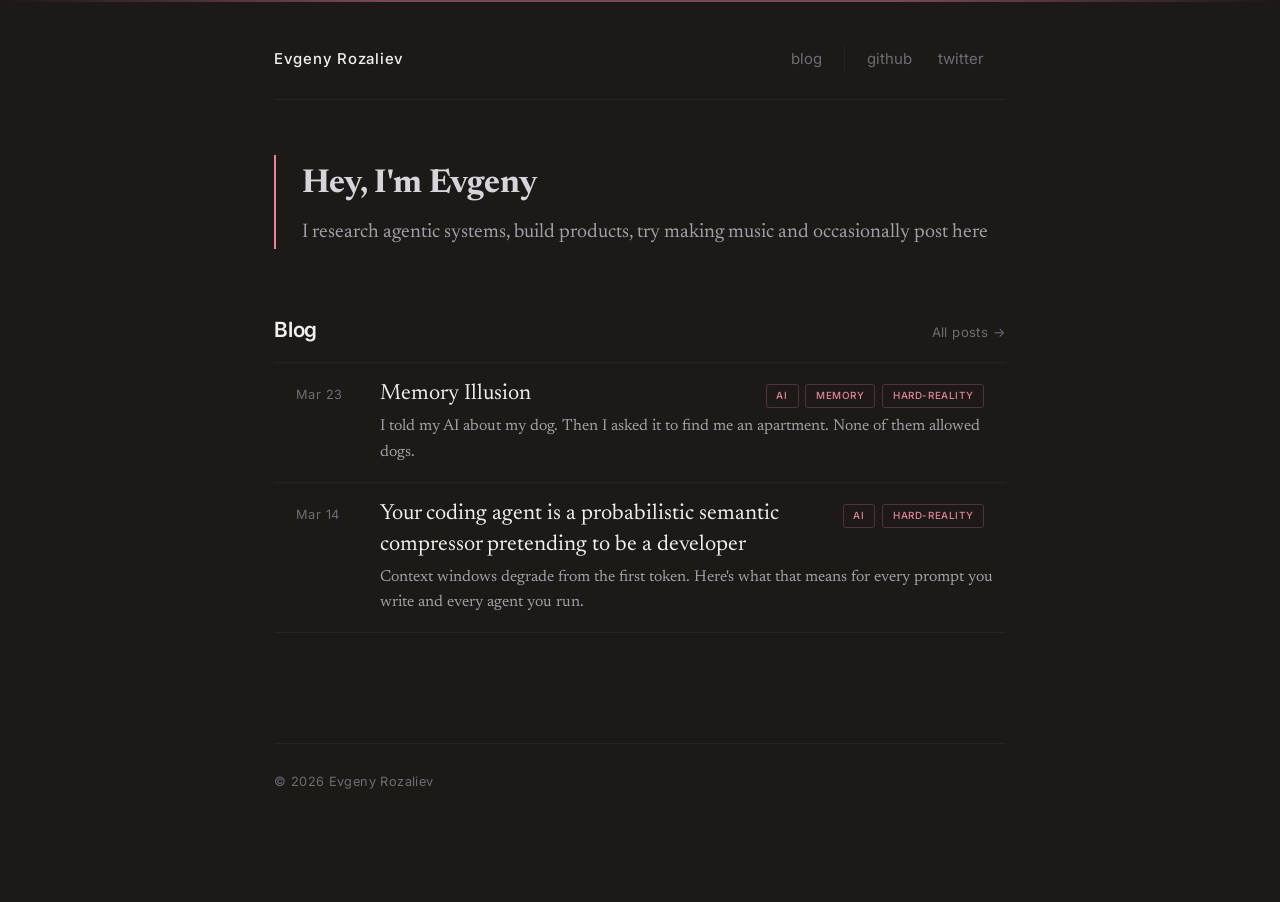
<file: index.html>
<!DOCTYPE html>
<html lang="en">
<head>
  <meta charset="UTF-8">
  <meta name="viewport" content="width=device-width, initial-scale=1.0">
  <title>Evgeny Rozaliev</title>
  <meta name="description" content="Evgeny Rozaliev — researching agentic systems, building products, and writing about AI.">

  
  <meta property="og:title" content="Evgeny Rozaliev">
  <meta property="og:description" content="Researching agentic systems, building products, and writing about AI.">
  <meta property="og:type" content="website">
  <meta property="og:url" content="https://rozaliev.com">
  <meta property="og:site_name" content="Evgeny Rozaliev">
  <meta name="twitter:card" content="summary">
  

  <link rel="icon" href="/favicon.svg" type="image/svg+xml">
  <link rel="apple-touch-icon" href="/apple-touch-icon.png">
  <link rel="stylesheet" href="/style.css">
  <link rel="preconnect" href="https://fonts.googleapis.com">
  <link rel="preconnect" href="https://fonts.gstatic.com" crossorigin>
  <link href="https://fonts.googleapis.com/css2?family=Newsreader:ital,opsz,wght@0,6..72,400;0,6..72,500;0,6..72,600;1,6..72,400;1,6..72,500&family=Inter:wght@400;500;600&display=swap" rel="stylesheet">
</head>
<body>

<span class="top-rule" aria-hidden="true"></span>

<div class="page">
  <nav>
    <a href="/" class="nav-home">Evgeny Rozaliev</a>
    <div class="nav-right">
      <a href="/blog">blog</a>
      
      <span class="nav-ext">
        <a href="https://github.com/rozaliev">github</a>
        <a href="https://x.com/rozaliev">twitter</a>
      </span>
    </div>
  </nav>

  
  <header>
    <h1>Hey, I'm Evgeny</h1>
    <p>I research agentic systems, build products, try making music and occasionally post here</p>
  </header>

  <section class="posts" aria-label="Recent posts">
    <div class="section-head">
      <h2>Blog</h2>
      <a href="/blog" class="section-link">All posts &rarr;</a>
    </div>

    
      <span class="post">
  <div class="post-row">
    <time datetime="2026-03-23">Mar 23</time>
    <a href="&#x2f;blog&#x2f;2026&#x2f;03&#x2f;23&#x2f;no-real-memory-systems&#x2f;" class="post-title">Memory Illusion</a>
    <span class="post-tags"><a href="/blog/tags/ai/" class="tag">ai</a><a href="/blog/tags/memory/" class="tag">memory</a><a href="/blog/tags/hard-reality/" class="tag">hard-reality</a></span>
  </div>
  
  <span class="post-preview">I told my AI about my dog. Then I asked it to find me an apartment. None of them allowed dogs.</span>
  
</span>
    
      <span class="post">
  <div class="post-row">
    <time datetime="2026-03-14">Mar 14</time>
    <a href="&#x2f;blog&#x2f;2026&#x2f;03&#x2f;14&#x2f;context-window&#x2f;" class="post-title">Your coding agent is a probabilistic semantic compressor pretending to be a developer</a>
    <span class="post-tags"><a href="/blog/tags/ai/" class="tag">ai</a><a href="/blog/tags/hard-reality/" class="tag">hard-reality</a></span>
  </div>
  
  <span class="post-preview">Context windows degrade from the first token. Here&#x27;s what that means for every prompt you write and every agent you run.</span>
  
</span>
    
  </section>
  


  <footer>
    <div class="footer-left">
      <span>&copy; 2026 Evgeny Rozaliev</span>
    </div>
    <div class="footer-right">
    </div>
  </footer>
</div>


<script data-goatcounter="https://erz.goatcounter.com/count" async src="//gc.zgo.at/count.js"></script>

</body>
</html>
</file>
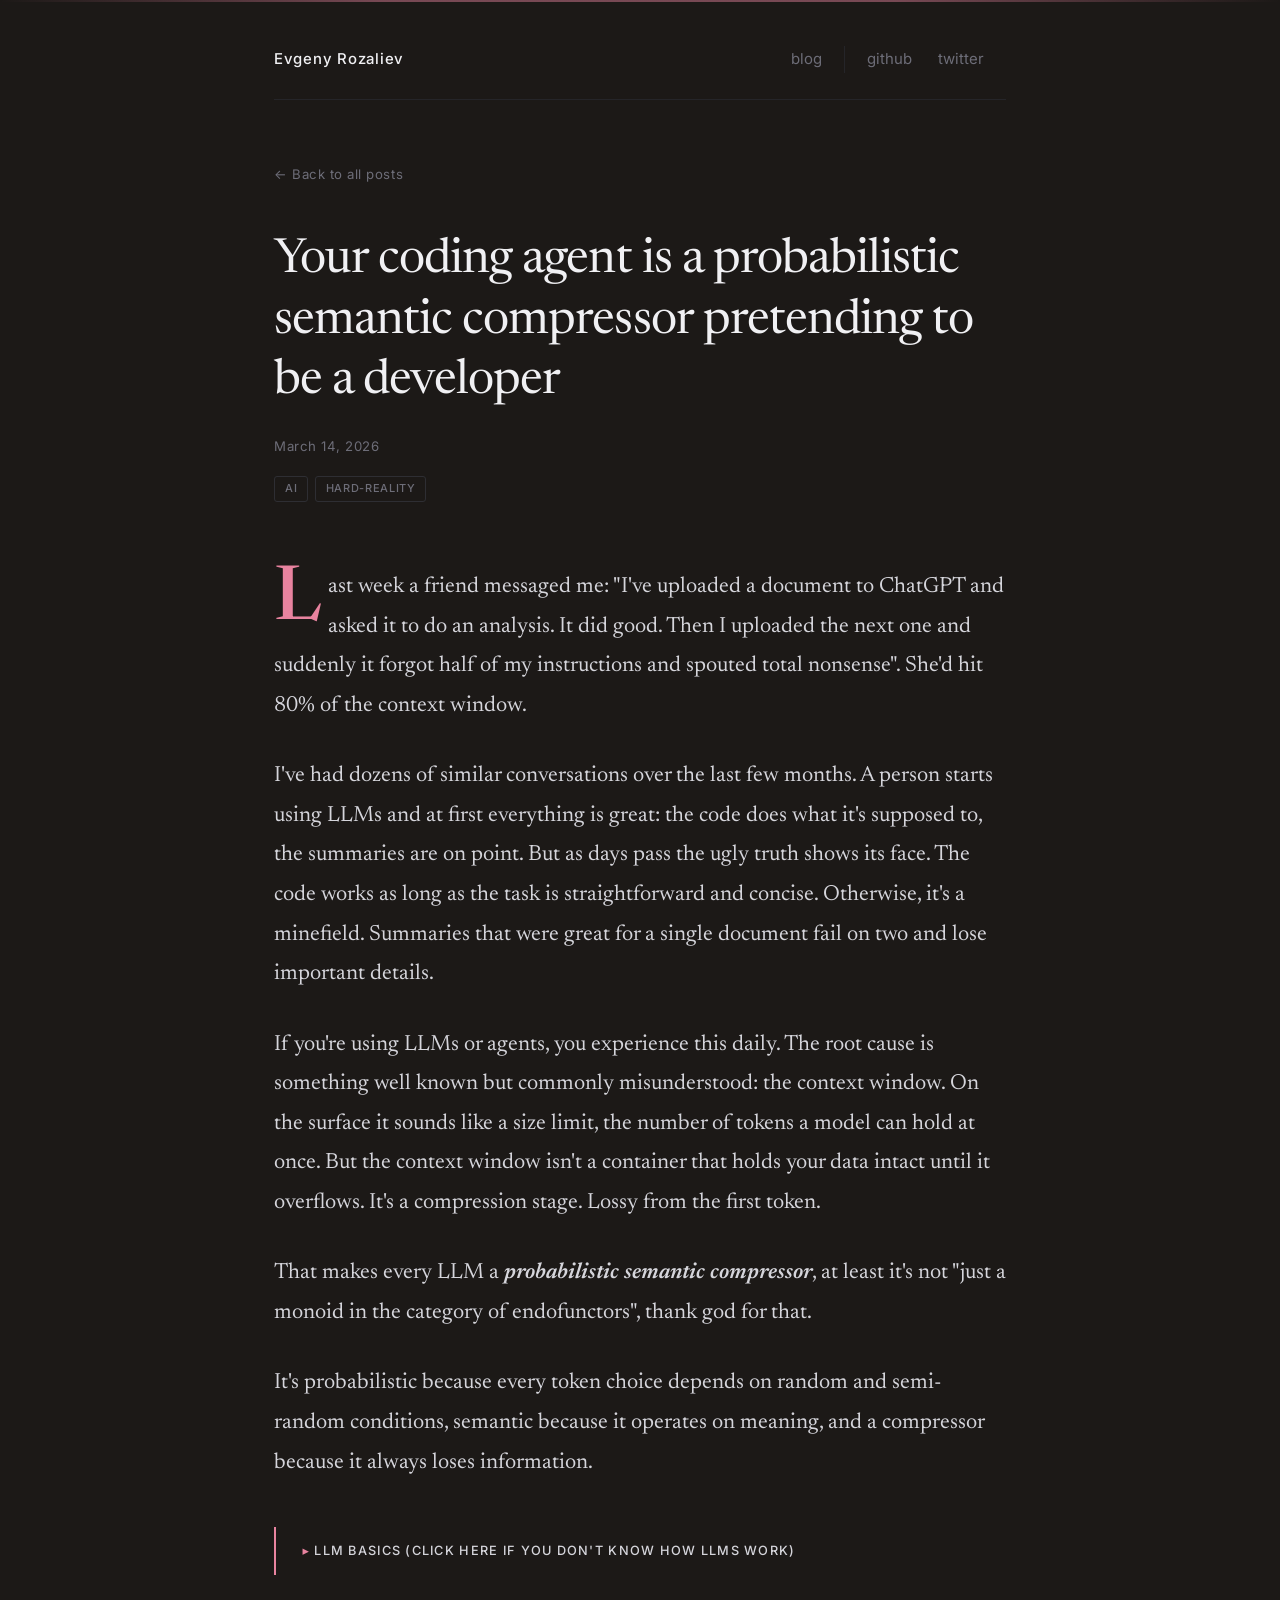
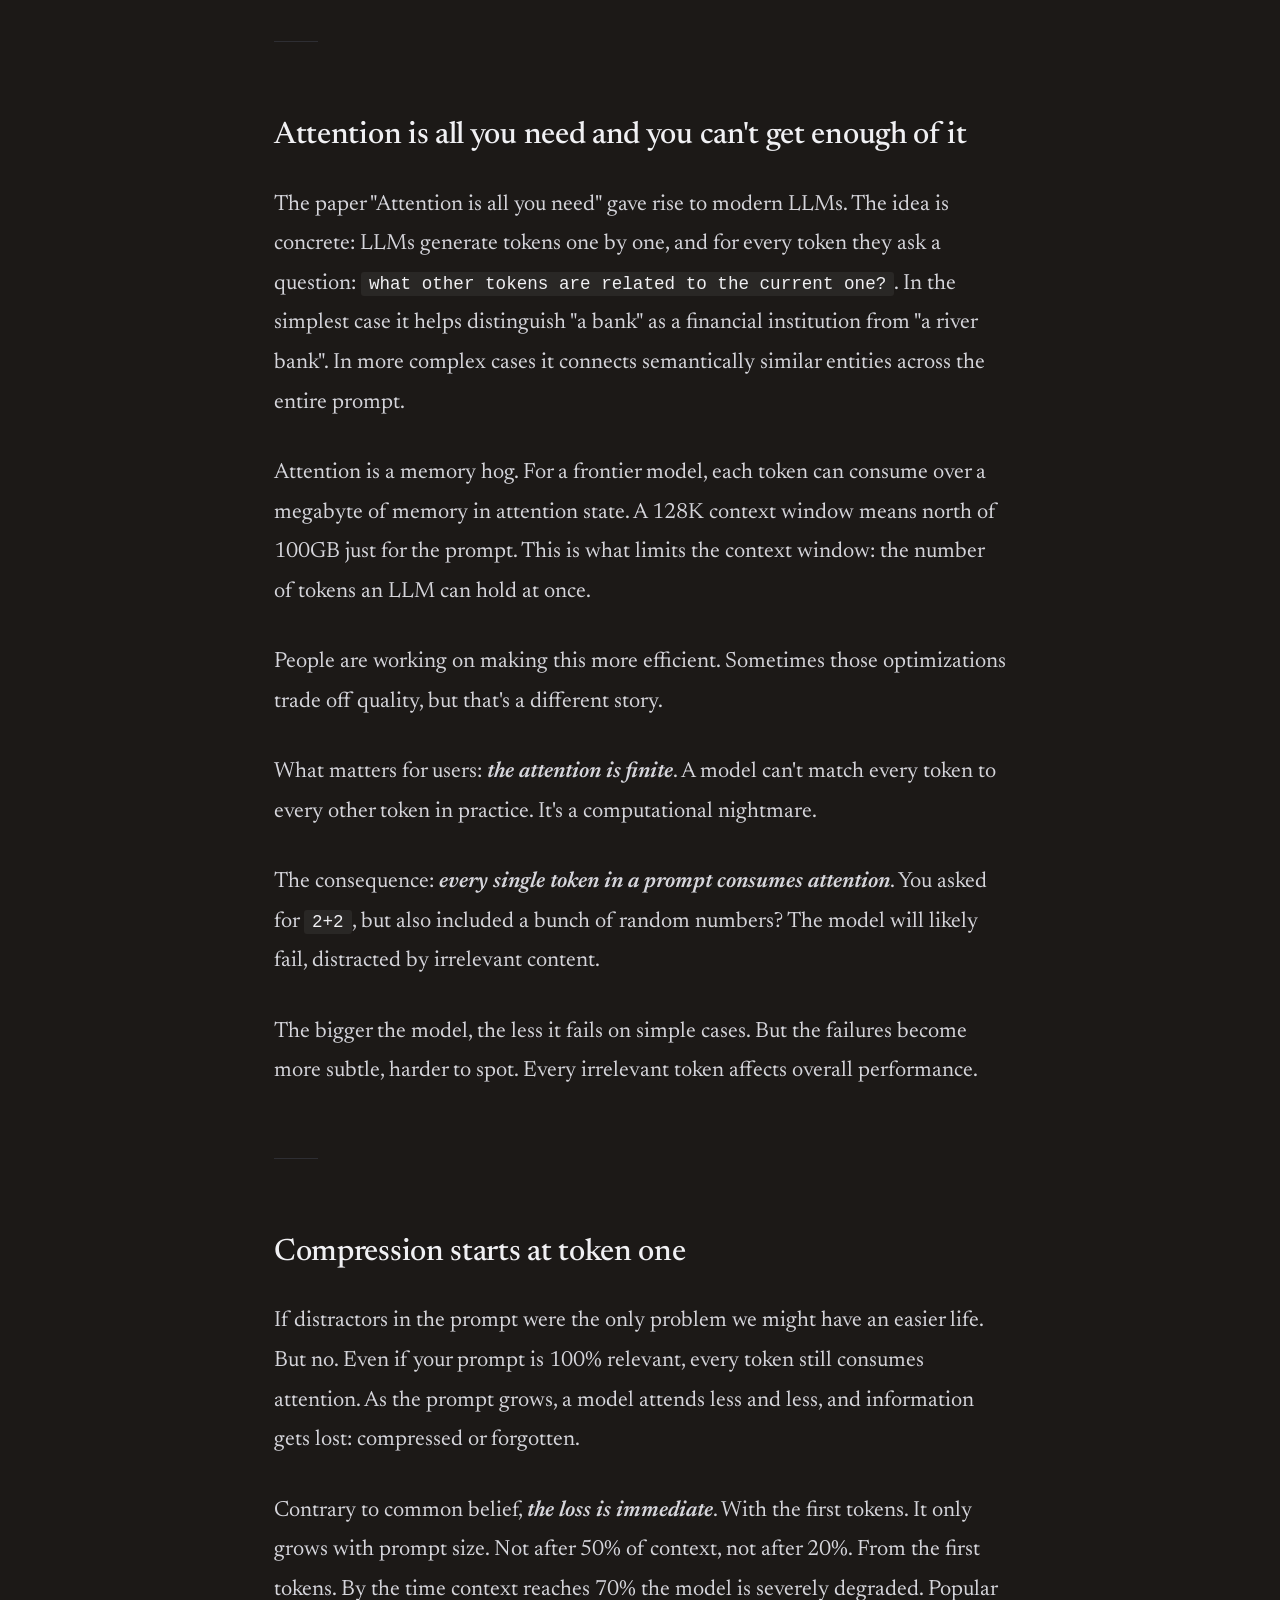
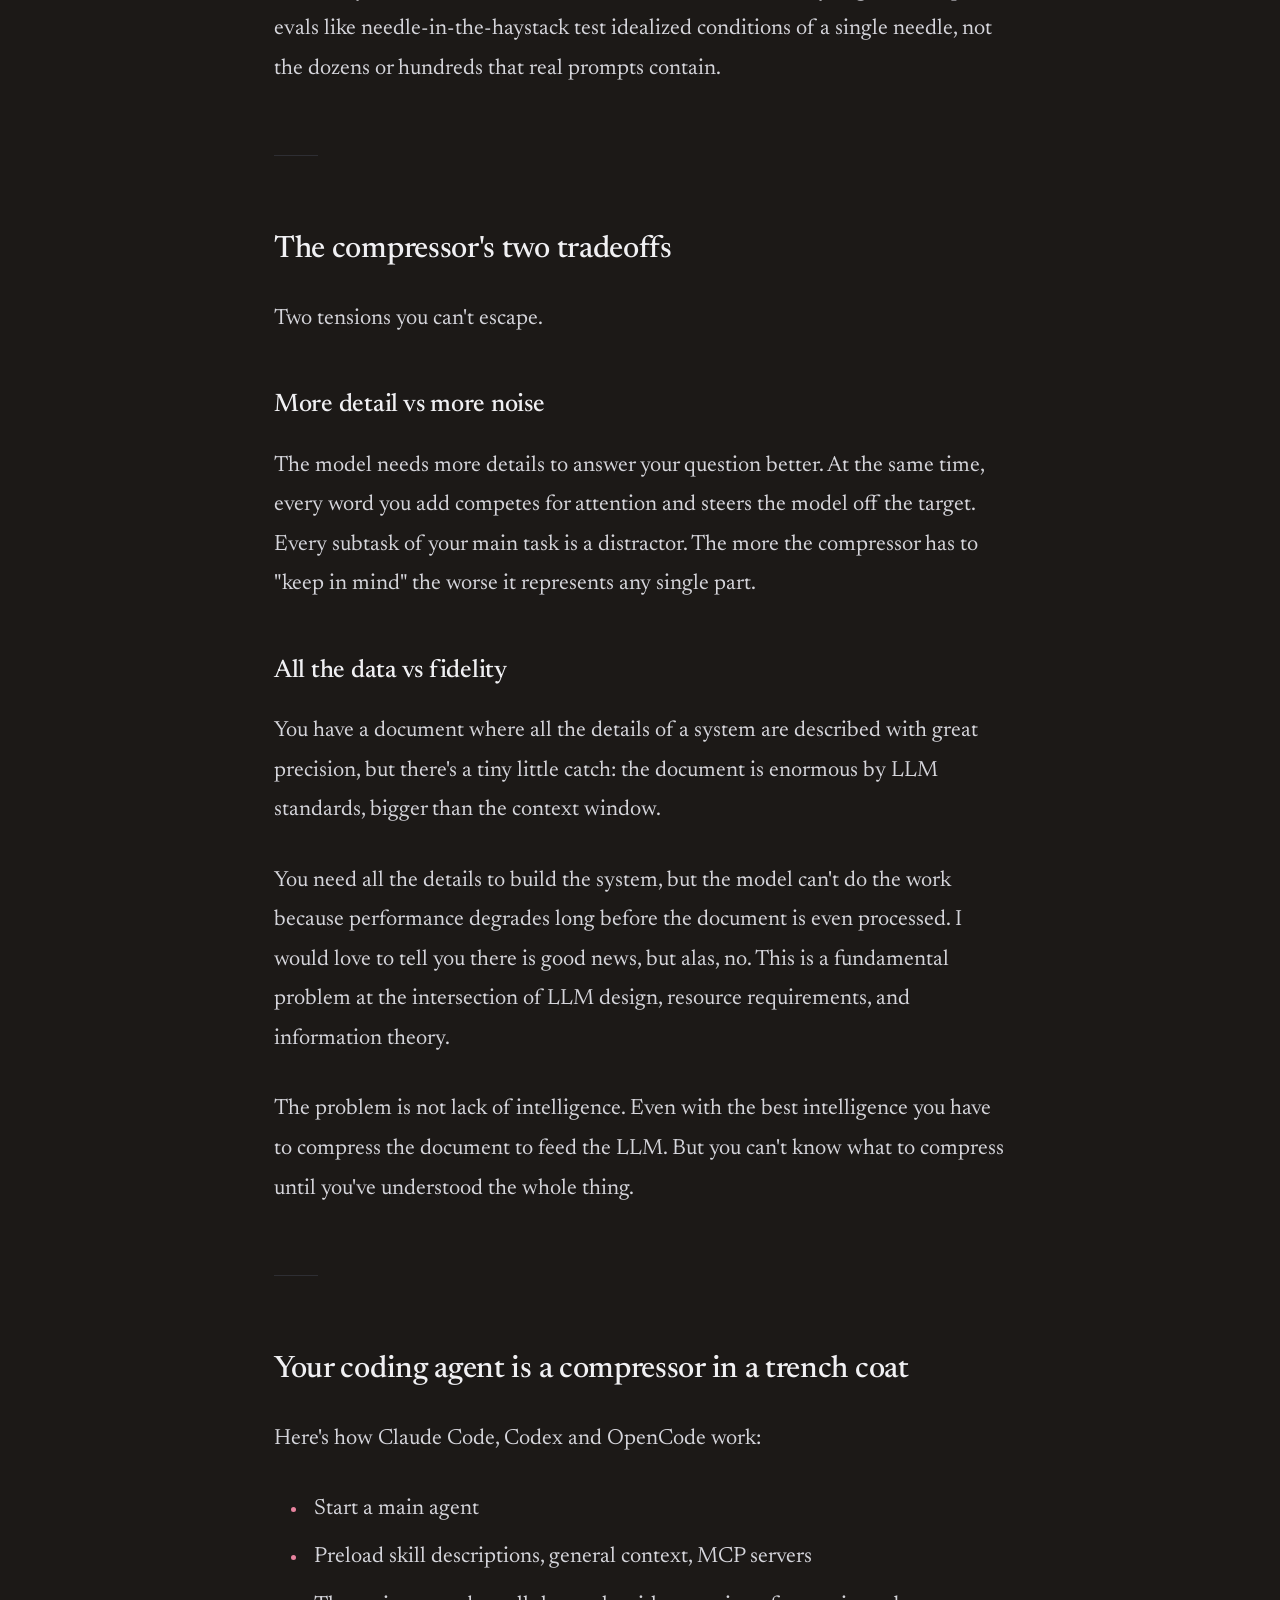
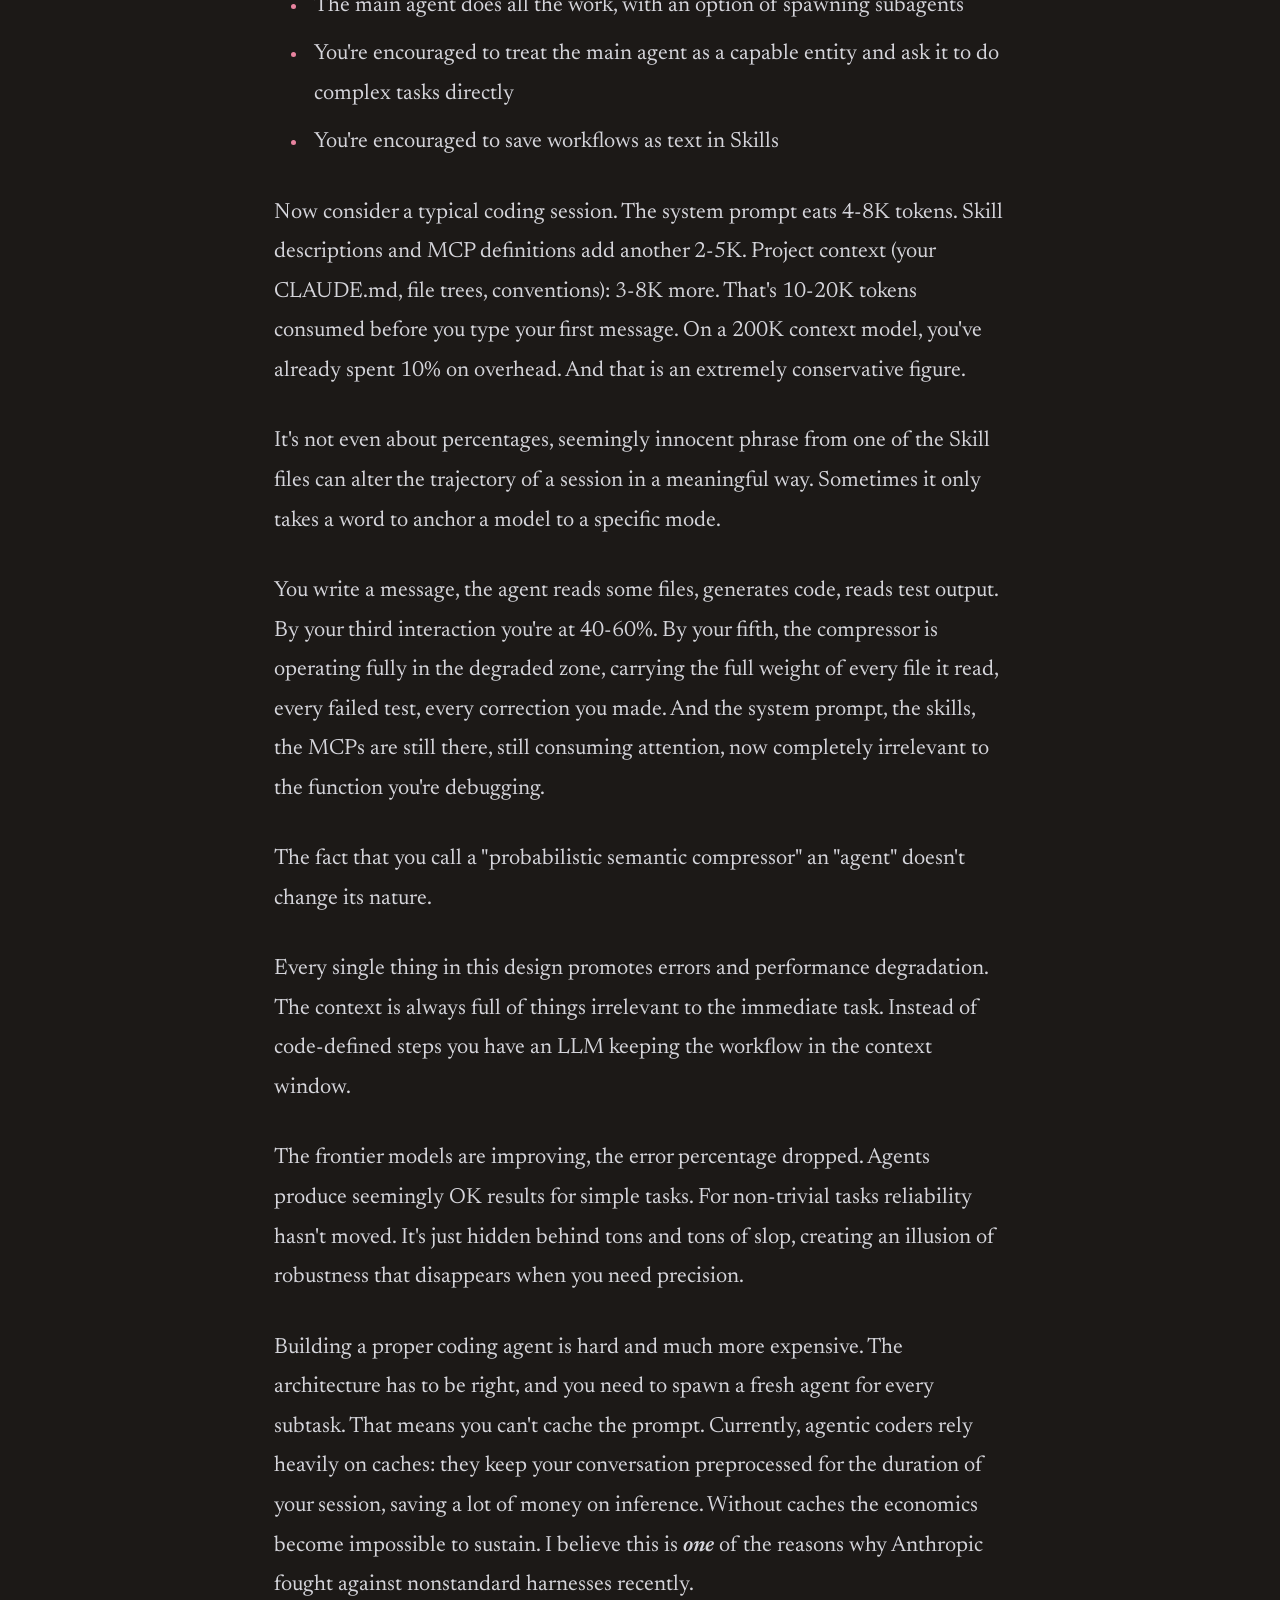
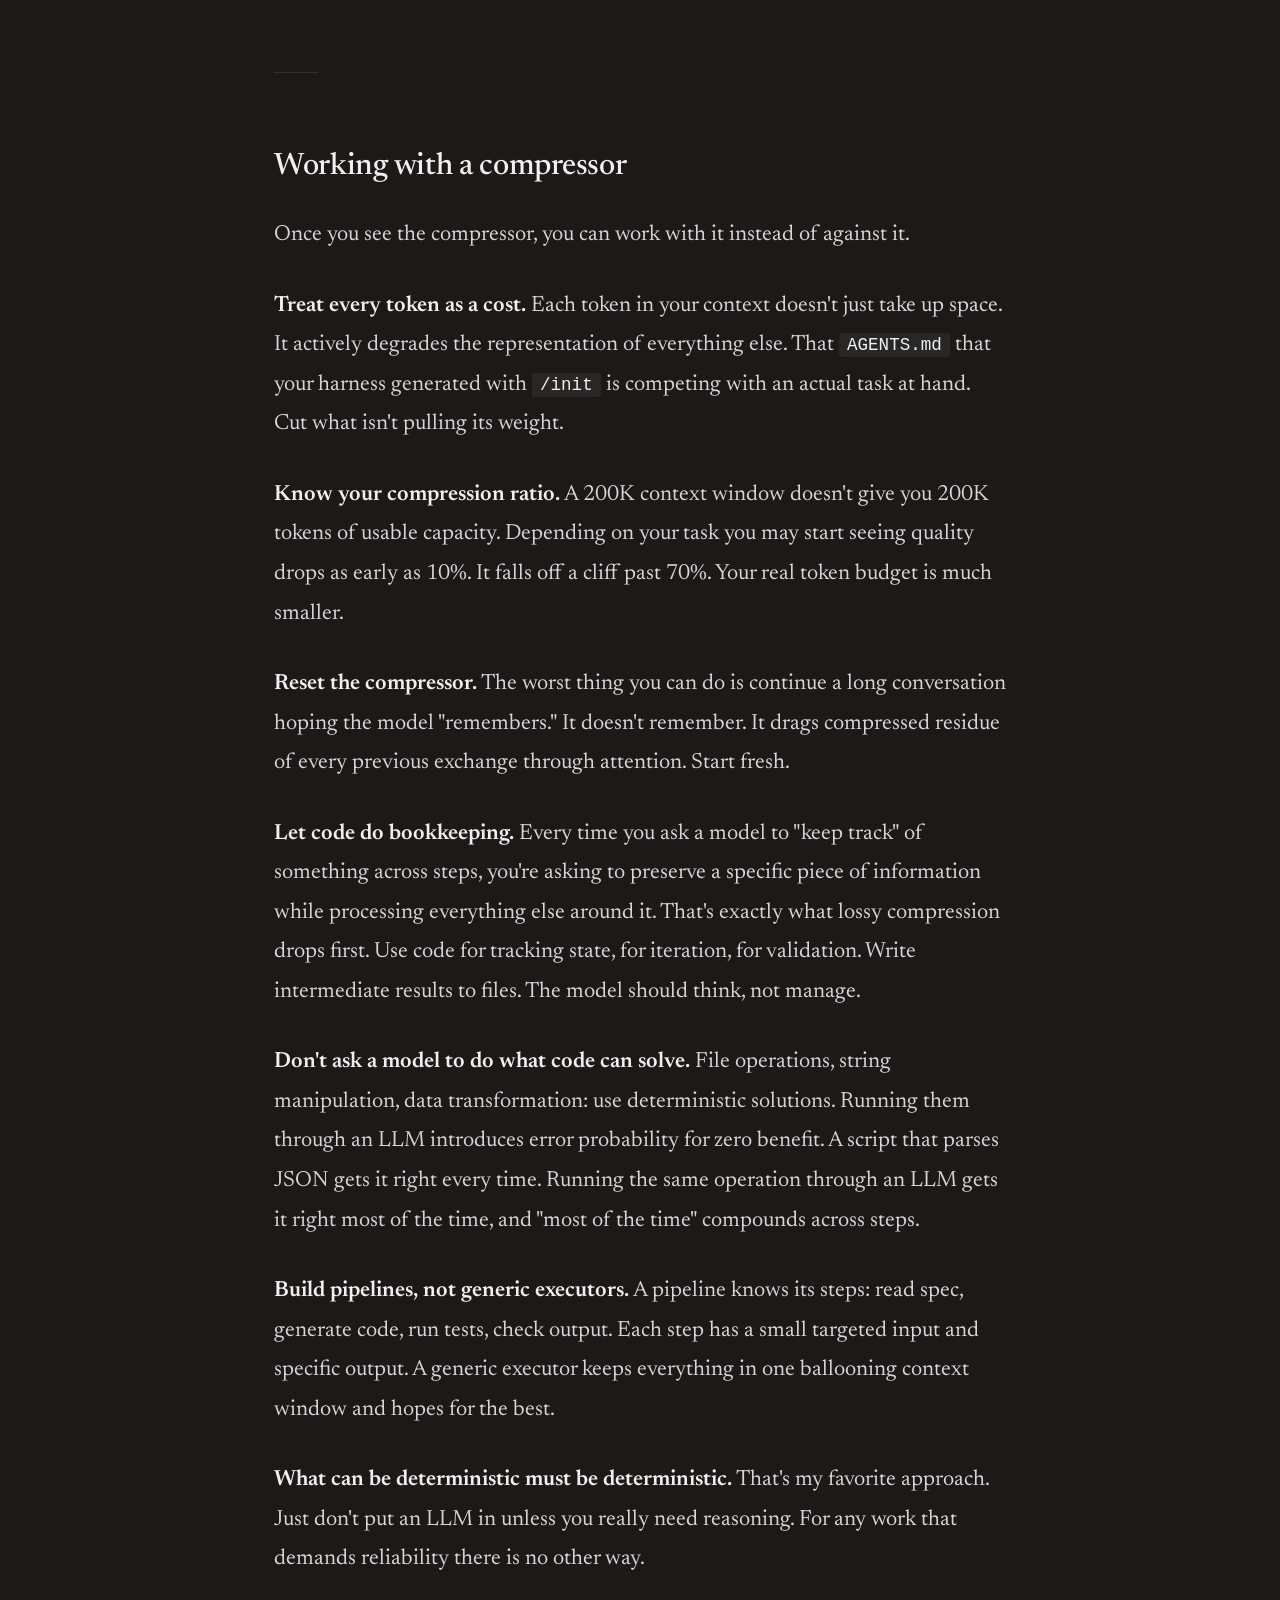
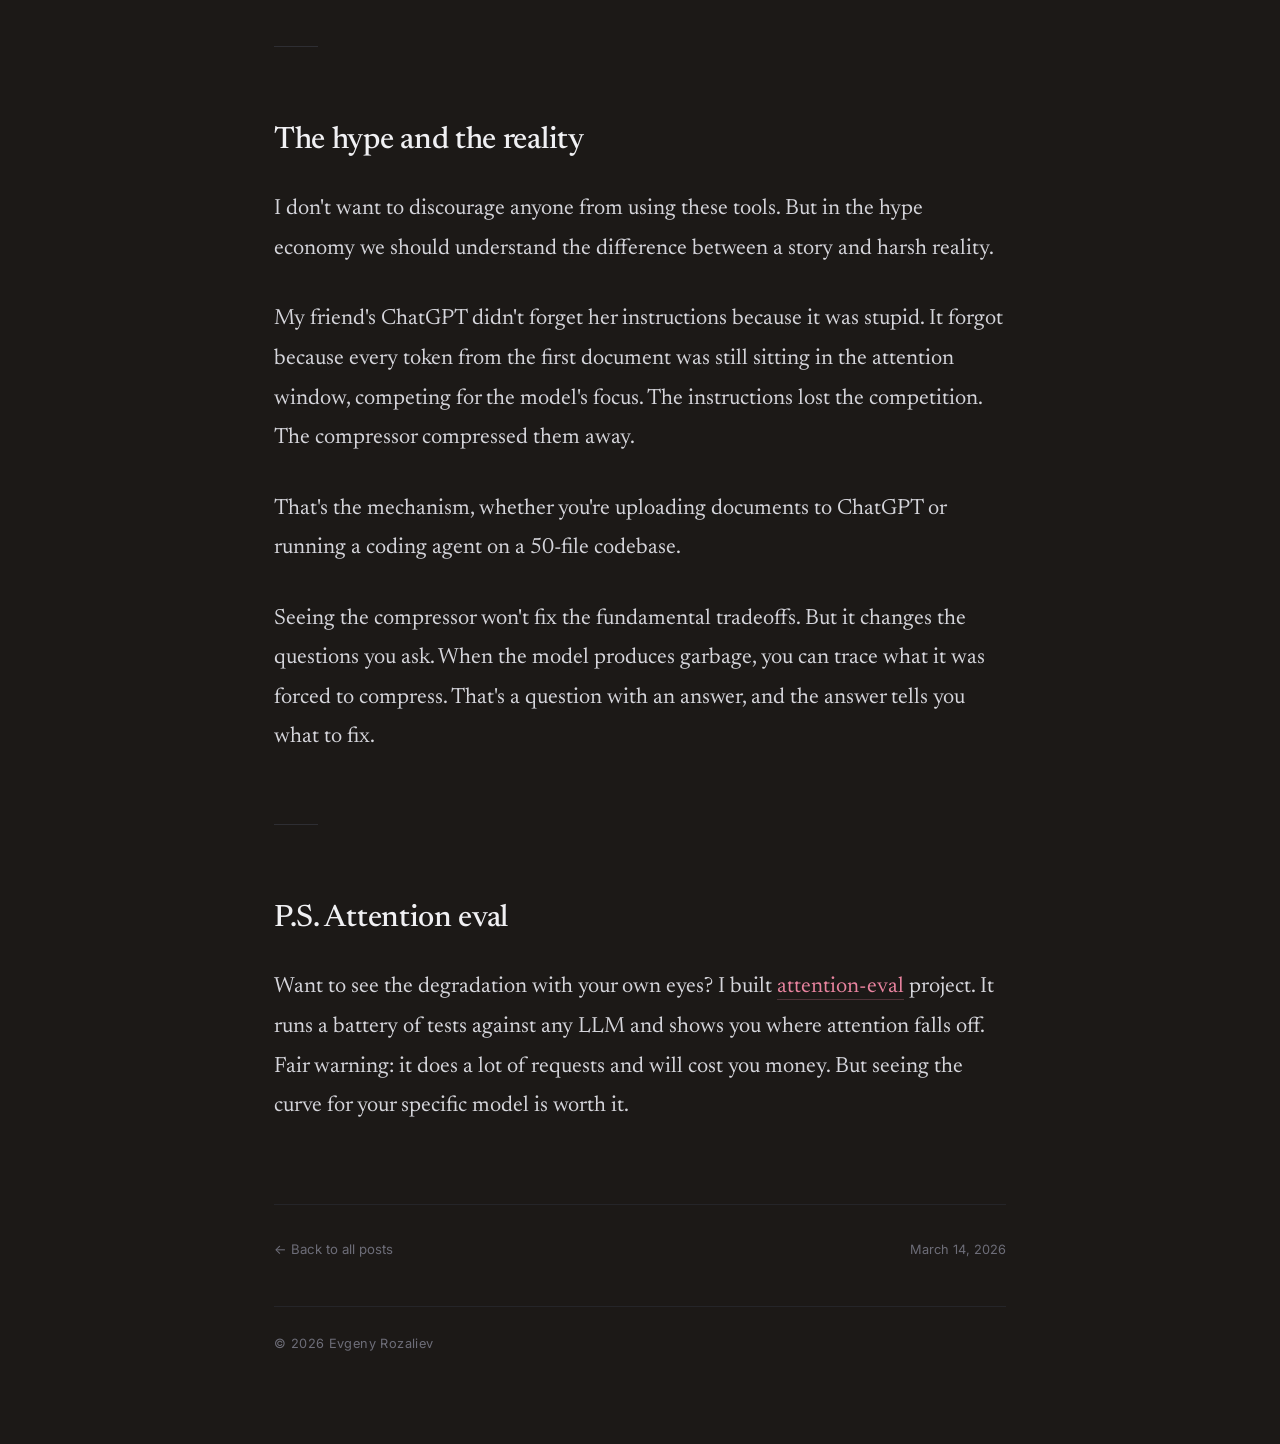
<file: blog/2026/03/14/context-window/index.html>
<!DOCTYPE html>
<html lang="en">
<head>
  <meta charset="UTF-8">
  <meta name="viewport" content="width=device-width, initial-scale=1.0">
  <title>Your coding agent is a probabilistic semantic compressor pretending to be a developer</title>
  <meta name="description" content="Context windows degrade from the first token. Here&#x27;s what that means for every prompt you write and every agent you run.">

  
<meta property="og:title" content="Your coding agent is a probabilistic semantic compressor pretending to be a developer">
<meta property="og:description" content="Context windows degrade from the first token. Here&#x27;s what that means for every prompt you write and every agent you run.">
<meta property="og:type" content="article">
<meta property="og:url" content="https://rozaliev.com/blog/2026/03/14/context-window/">
<meta property="og:site_name" content="Evgeny Rozaliev">
<meta name="twitter:card" content="summary">


  <link rel="icon" href="/favicon.svg" type="image/svg+xml">
  <link rel="apple-touch-icon" href="/apple-touch-icon.png">
  <link rel="stylesheet" href="/style.css">
  <link rel="preconnect" href="https://fonts.googleapis.com">
  <link rel="preconnect" href="https://fonts.gstatic.com" crossorigin>
  <link href="https://fonts.googleapis.com/css2?family=Newsreader:ital,opsz,wght@0,6..72,400;0,6..72,500;0,6..72,600;1,6..72,400;1,6..72,500&family=Inter:wght@400;500;600&display=swap" rel="stylesheet">
</head>
<body>

<span class="top-rule" aria-hidden="true"></span>

<div class="page">
  <nav>
    <a href="/" class="nav-home">Evgeny Rozaliev</a>
    <div class="nav-right">
      <a href="/blog">blog</a>
      
      <span class="nav-ext">
        <a href="https://github.com/rozaliev">github</a>
        <a href="https://x.com/rozaliev">twitter</a>
      </span>
    </div>
  </nav>

  
  <div class="post-header">
    <a href="/blog" class="back">&larr; Back to all posts</a>
    <h1>Your coding agent is a probabilistic semantic compressor pretending to be a developer</h1>
    <div class="meta">
      <span>March 14, 2026</span>
      
    </div>
    
    <div class="post-tags">
      
        <a href="/blog/tags/ai/" class="tag">ai</a>
      
        <a href="/blog/tags/hard-reality/" class="tag">hard-reality</a>
      
    </div>
    
  </div>

  <article class="article">
    <p>Last week a friend messaged me: "I've uploaded a document to ChatGPT and asked it to do an analysis. It did good. Then I uploaded the next one and suddenly it forgot half of my instructions and spouted total nonsense". She'd hit 80% of the context window.</p>
<p>I've had dozens of similar conversations over the last few months. A person starts using LLMs and at first everything is great: the code does what it's supposed to, the summaries are on point. But as days pass the ugly truth shows its face. The code works as long as the task is straightforward and concise. Otherwise, it's a minefield. Summaries that were great for a single document fail on two and lose important details.</p>
<p>If you're using LLMs or agents, you experience this daily. The root cause is something well known but commonly misunderstood: the context window. On the surface it sounds like a size limit, the number of tokens a model can hold at once. But the context window isn't a container that holds your data intact until it overflows. It's a compression stage. Lossy from the first token.</p>
<p>That makes every LLM a <em>probabilistic semantic compressor</em>, at least it's not "just a monoid in the category of endofunctors", thank god for that.</p>
<p>It's probabilistic because every token choice depends on random and semi-random conditions, semantic because it operates on meaning, and a compressor because it always loses information.</p>
<details class="aside-collapsible">
<summary>LLM Basics (click here if you don't know how LLMs work)</summary>
<div class="aside-collapsible-body">
<p>Large Language Models are trained on massive amounts of text. During training they learn statistical patterns: what words tend to follow what other words, in what contexts, across billions of documents. The result is a compressed representation of language patterns.</p>
<p>When you send a prompt, the model breaks your text into tokens. Tokens are not words. They're chunks of words. "serendipity" becomes <code>[ser][end][ip][ity]</code>. Each token gets converted into a vector, a list of numbers that represents its meaning in context.</p>
<p>Generation works one token at a time. The model looks at all tokens so far (your prompt plus anything it already generated) and predicts the most likely next token. Then it appends that token and repeats. This is called autoregressive generation.</p>
<p>The key word is "predicts." The model doesn't "know" the answer. It calculates a probability distribution over all possible next tokens and samples from it. Sometimes the most probable token is correct. Sometimes it isn't. This is why the same prompt can produce different outputs, and why LLMs can be confidently wrong.</p>
<p>Everything else (chat, code generation, summarization, agents) is built on top of this token-by-token prediction loop.</p>
</div>
</details>
<h2>Attention is all you need and you can't get enough of it</h2>
<p>The paper "Attention is all you need" gave rise to modern LLMs. The idea is concrete: LLMs generate tokens one by one, and for every token they ask a question: <code>what other tokens are related to the current one?</code>. In the simplest case it helps distinguish "a bank" as a financial institution from "a river bank". In more complex cases it connects semantically similar entities across the entire prompt.</p>
<p>Attention is a memory hog. For a frontier model, each token can consume over a megabyte of memory in attention state. A 128K context window means north of 100GB just for the prompt. This is what limits the context window: the number of tokens an LLM can hold at once.</p>
<p>People are working on making this more efficient. Sometimes those optimizations trade off quality, but that's a different story.</p>
<p>What matters for users: <em>the attention is finite</em>. A model can't match every token to every other token in practice. It's a computational nightmare.</p>
<p>The consequence: <em>every single token in a prompt consumes attention</em>. You asked for <code>2+2</code>, but also included a bunch of random numbers? The model will likely fail, distracted by irrelevant content.</p>
<p>The bigger the model, the less it fails on simple cases. But the failures become more subtle, harder to spot. Every irrelevant token affects overall performance.</p>
<h2>Compression starts at token one</h2>
<p>If distractors in the prompt were the only problem we might have an easier life. But no. Even if your prompt is 100% relevant, every token still consumes attention. As the prompt grows, a model attends less and less, and information gets lost: compressed or forgotten.</p>
<p>Contrary to common belief, <em>the loss is immediate</em>. With the first tokens. It only grows with prompt size. Not after 50% of context, not after 20%. From the first tokens. By the time context reaches 70% the model is severely degraded. Popular evals like needle-in-the-haystack test idealized conditions of a single needle, not the dozens or hundreds that real prompts contain.</p>
<h2>The compressor's two tradeoffs</h2>
<p>Two tensions you can't escape.</p>
<h3>More detail vs more noise</h3>
<p>The model needs more details to answer your question better. At the same time, every word you add competes for attention and steers the model off the target. Every subtask of your main task is a distractor. The more the compressor has to "keep in mind" the worse it represents any single part.</p>
<h3>All the data vs fidelity</h3>
<p>You have a document where all the details of a system are described with great precision, but there's a tiny little catch: the document is enormous by LLM standards, bigger than the context window.</p>
<p>You need all the details to build the system, but the model can't do the work because performance degrades long before the document is even processed. I would love to tell you there is good news, but alas, no. This is a fundamental problem at the intersection of LLM design, resource requirements, and information theory.</p>
<p>The problem is not lack of intelligence. Even with the best intelligence you have to compress the document to feed the LLM. But you can't know what to compress until you've understood the whole thing.</p>
<h2>Your coding agent is a compressor in a trench coat</h2>
<p>Here's how Claude Code, Codex and OpenCode work:</p>
<ul>
<li>Start a main agent</li>
<li>Preload skill descriptions, general context, MCP servers</li>
<li>The main agent does all the work, with an option of spawning subagents</li>
<li>You're encouraged to treat the main agent as a capable entity and ask it to do complex tasks directly</li>
<li>You're encouraged to save workflows as text in Skills</li>
</ul>
<p>Now consider a typical coding session. The system prompt eats 4-8K tokens. Skill descriptions and MCP definitions add another 2-5K. Project context (your CLAUDE.md, file trees, conventions): 3-8K more. That's 10-20K tokens consumed before you type your first message. On a 200K context model, you've already spent 10% on overhead. And that is an extremely conservative figure.</p>
<p>It's not even about percentages, seemingly innocent phrase from one of the Skill files can alter the trajectory of a session in a meaningful way. Sometimes it only takes a word to anchor a model to a specific mode.</p>
<p>You write a message, the agent reads some files, generates code, reads test output. By your third interaction you're at 40-60%. By your fifth, the compressor is operating fully in the degraded zone, carrying the full weight of every file it read, every failed test, every correction you made. And the system prompt, the skills, the MCPs are still there, still consuming attention, now completely irrelevant to the function you're debugging.</p>
<p>The fact that you call a "probabilistic semantic compressor" an "agent" doesn't change its nature.</p>
<p>Every single thing in this design promotes errors and performance degradation. The context is always full of things irrelevant to the immediate task. Instead of code-defined steps you have an LLM keeping the workflow in the context window.</p>
<p>The frontier models are improving, the error percentage dropped. Agents produce seemingly OK results for simple tasks. For non-trivial tasks reliability hasn't moved. It's just hidden behind tons and tons of slop, creating an illusion of robustness that disappears when you need precision.</p>
<p>Building a proper coding agent is hard and much more expensive. The architecture has to be right, and you need to spawn a fresh agent for every subtask. That means you can't cache the prompt. Currently, agentic coders rely heavily on caches: they keep your conversation preprocessed for the duration of your session, saving a lot of money on inference. Without caches the economics become impossible to sustain. I believe this is <em>one</em> of the reasons why Anthropic fought against nonstandard harnesses recently.</p>
<h2>Working with a compressor</h2>
<p>Once you see the compressor, you can work with it instead of against it.</p>
<p><strong>Treat every token as a cost.</strong> Each token in your context doesn't just take up space. It actively degrades the representation of everything else. That <code>AGENTS.md</code> that your harness generated with <code>/init</code> is competing with an actual task at hand. Cut what isn't pulling its weight.</p>
<p><strong>Know your compression ratio.</strong> A 200K context window doesn't give you 200K tokens of usable capacity. Depending on your task you may start seeing quality drops as early as 10%. It falls off a cliff past 70%. Your real token budget is much smaller.</p>
<p><strong>Reset the compressor.</strong> The worst thing you can do is continue a long conversation hoping the model "remembers." It doesn't remember. It drags compressed residue of every previous exchange through attention. Start fresh.</p>
<p><strong>Let code do bookkeeping.</strong> Every time you ask a model to "keep track" of something across steps, you're asking to preserve a specific piece of information while processing everything else around it. That's exactly what lossy compression drops first. Use code for tracking state, for iteration, for validation. Write intermediate results to files. The model should think, not manage.</p>
<p><strong>Don't ask a model to do what code can solve.</strong> File operations, string manipulation, data transformation: use deterministic solutions. Running them through an LLM introduces error probability for zero benefit. A script that parses JSON gets it right every time. Running the same operation through an LLM gets it right most of the time, and "most of the time" compounds across steps.</p>
<p><strong>Build pipelines, not generic executors.</strong> A pipeline knows its steps: read spec, generate code, run tests, check output. Each step has a small targeted input and specific output. A generic executor keeps everything in one ballooning context window and hopes for the best.</p>
<p><strong>What can be deterministic must be deterministic.</strong> That's my favorite approach. Just don't put an LLM in unless you really need reasoning. For any work that demands reliability there is no other way.</p>
<h2>The hype and the reality</h2>
<p>I don't want to discourage anyone from using these tools. But in the hype economy we should understand the difference between a story and harsh reality.</p>
<p>My friend's ChatGPT didn't forget her instructions because it was stupid. It forgot because every token from the first document was still sitting in the attention window, competing for the model's focus. The instructions lost the competition. The compressor compressed them away.</p>
<p>That's the mechanism, whether you're uploading documents to ChatGPT or running a coding agent on a 50-file codebase.</p>
<p>Seeing the compressor won't fix the fundamental tradeoffs. But it changes the questions you ask. When the model produces garbage, you can trace what it was forced to compress. That's a question with an answer, and the answer tells you what to fix.</p>
<h2>P.S. Attention eval</h2>
<p>Want to see the degradation with your own eyes? I built <a href="https://github.com/rozaliev/attention-eval">attention-eval</a> project. It runs a battery of tests against any LLM and shows you where attention falls off. Fair warning: it does a lot of requests and will cost you money. But seeing the curve for your specific model is worth it.</p>

  </article>

  <div class="post-footer">
    <a href="/blog" class="back">&larr; Back to all posts</a>
    <span class="date">March 14, 2026</span>
  </div>


  <footer>
    <div class="footer-left">
      <span>&copy; 2026 Evgeny Rozaliev</span>
    </div>
    <div class="footer-right">
    </div>
  </footer>
</div>


<script data-goatcounter="https://erz.goatcounter.com/count" async src="//gc.zgo.at/count.js"></script>

</body>
</html>
</file>
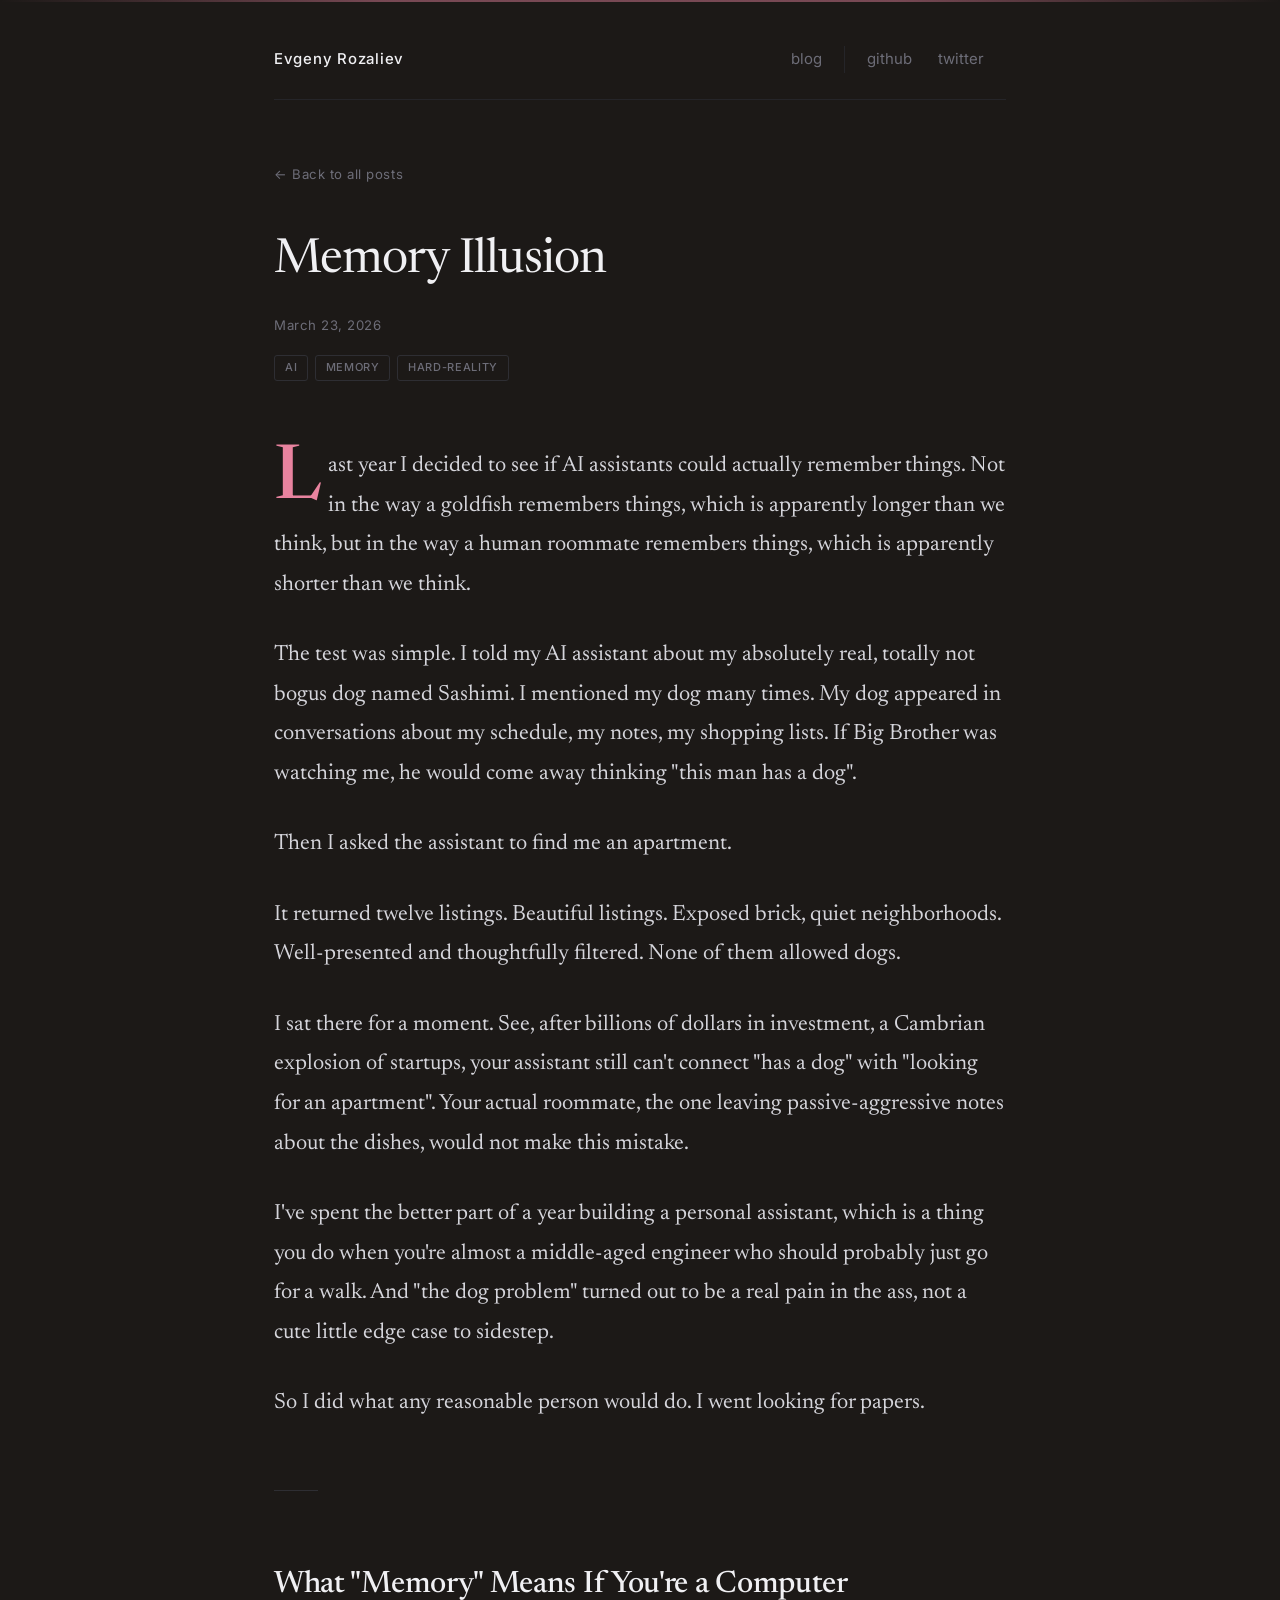
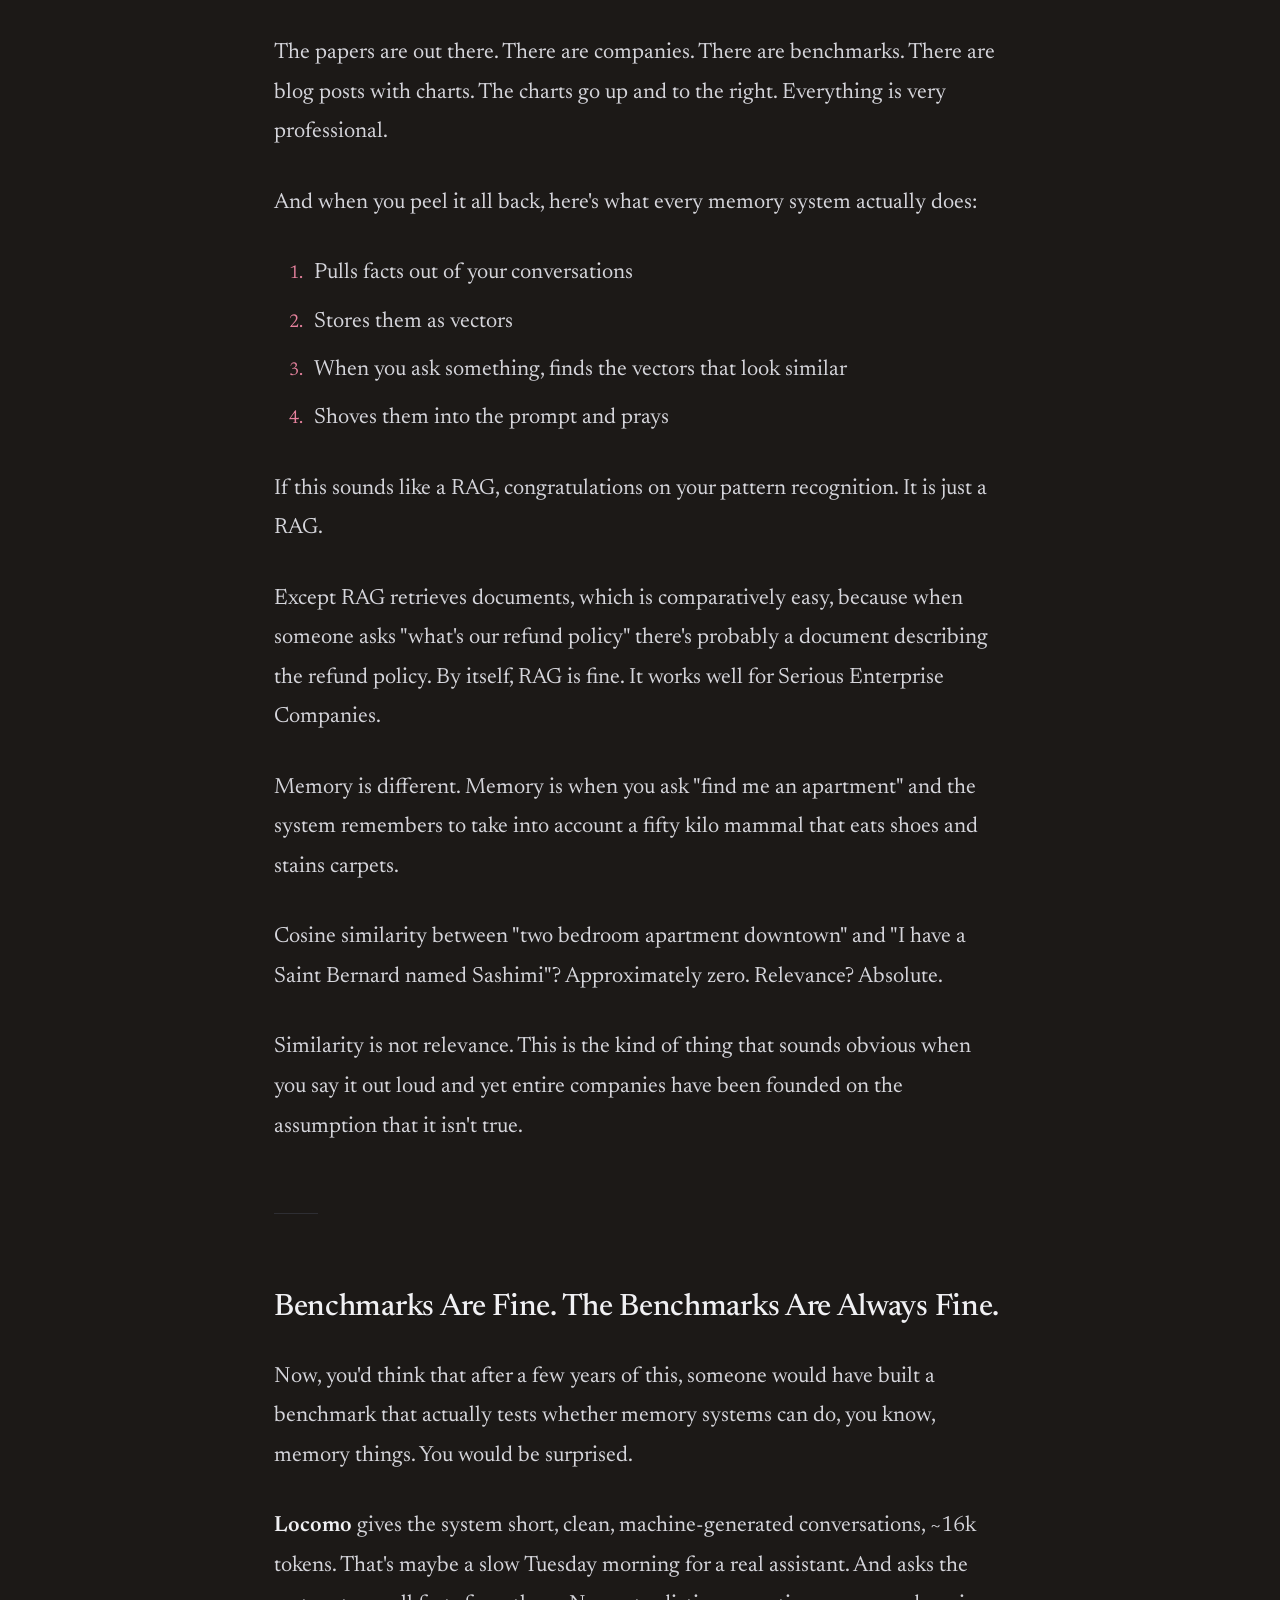
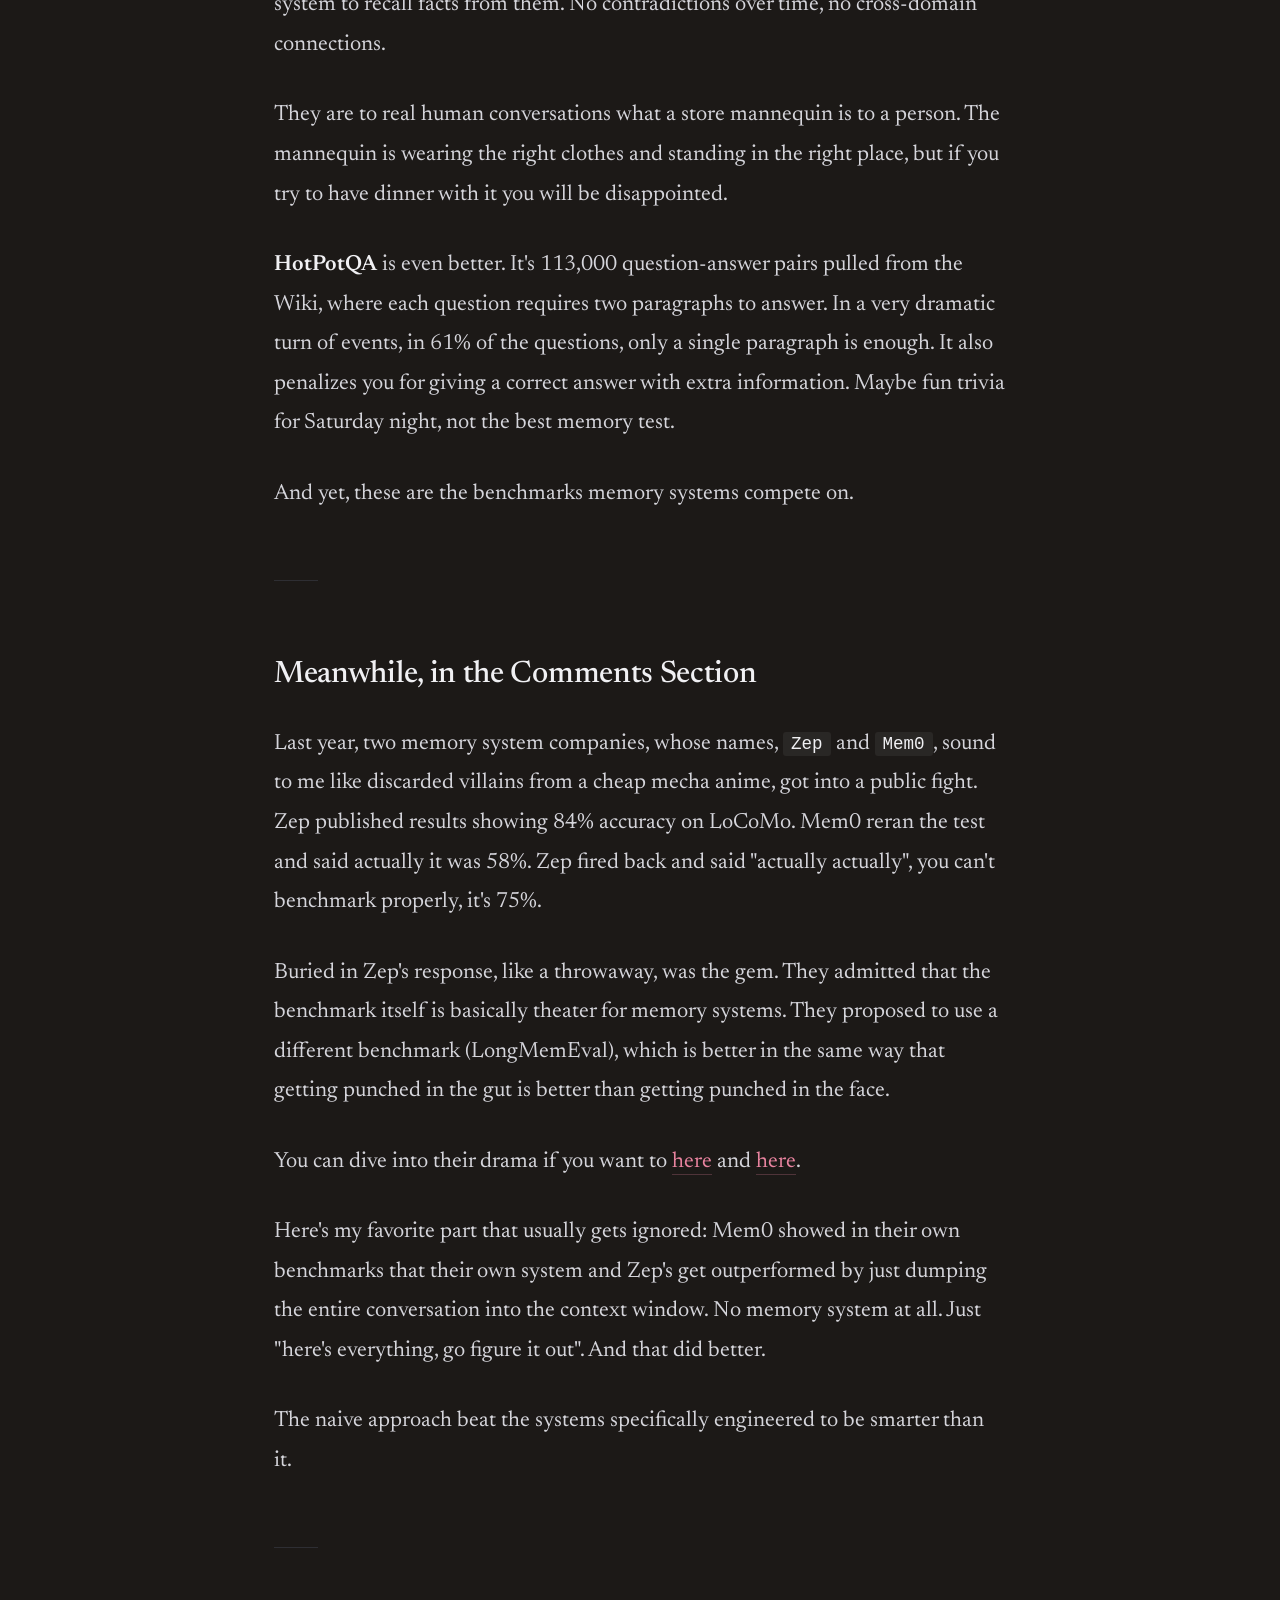
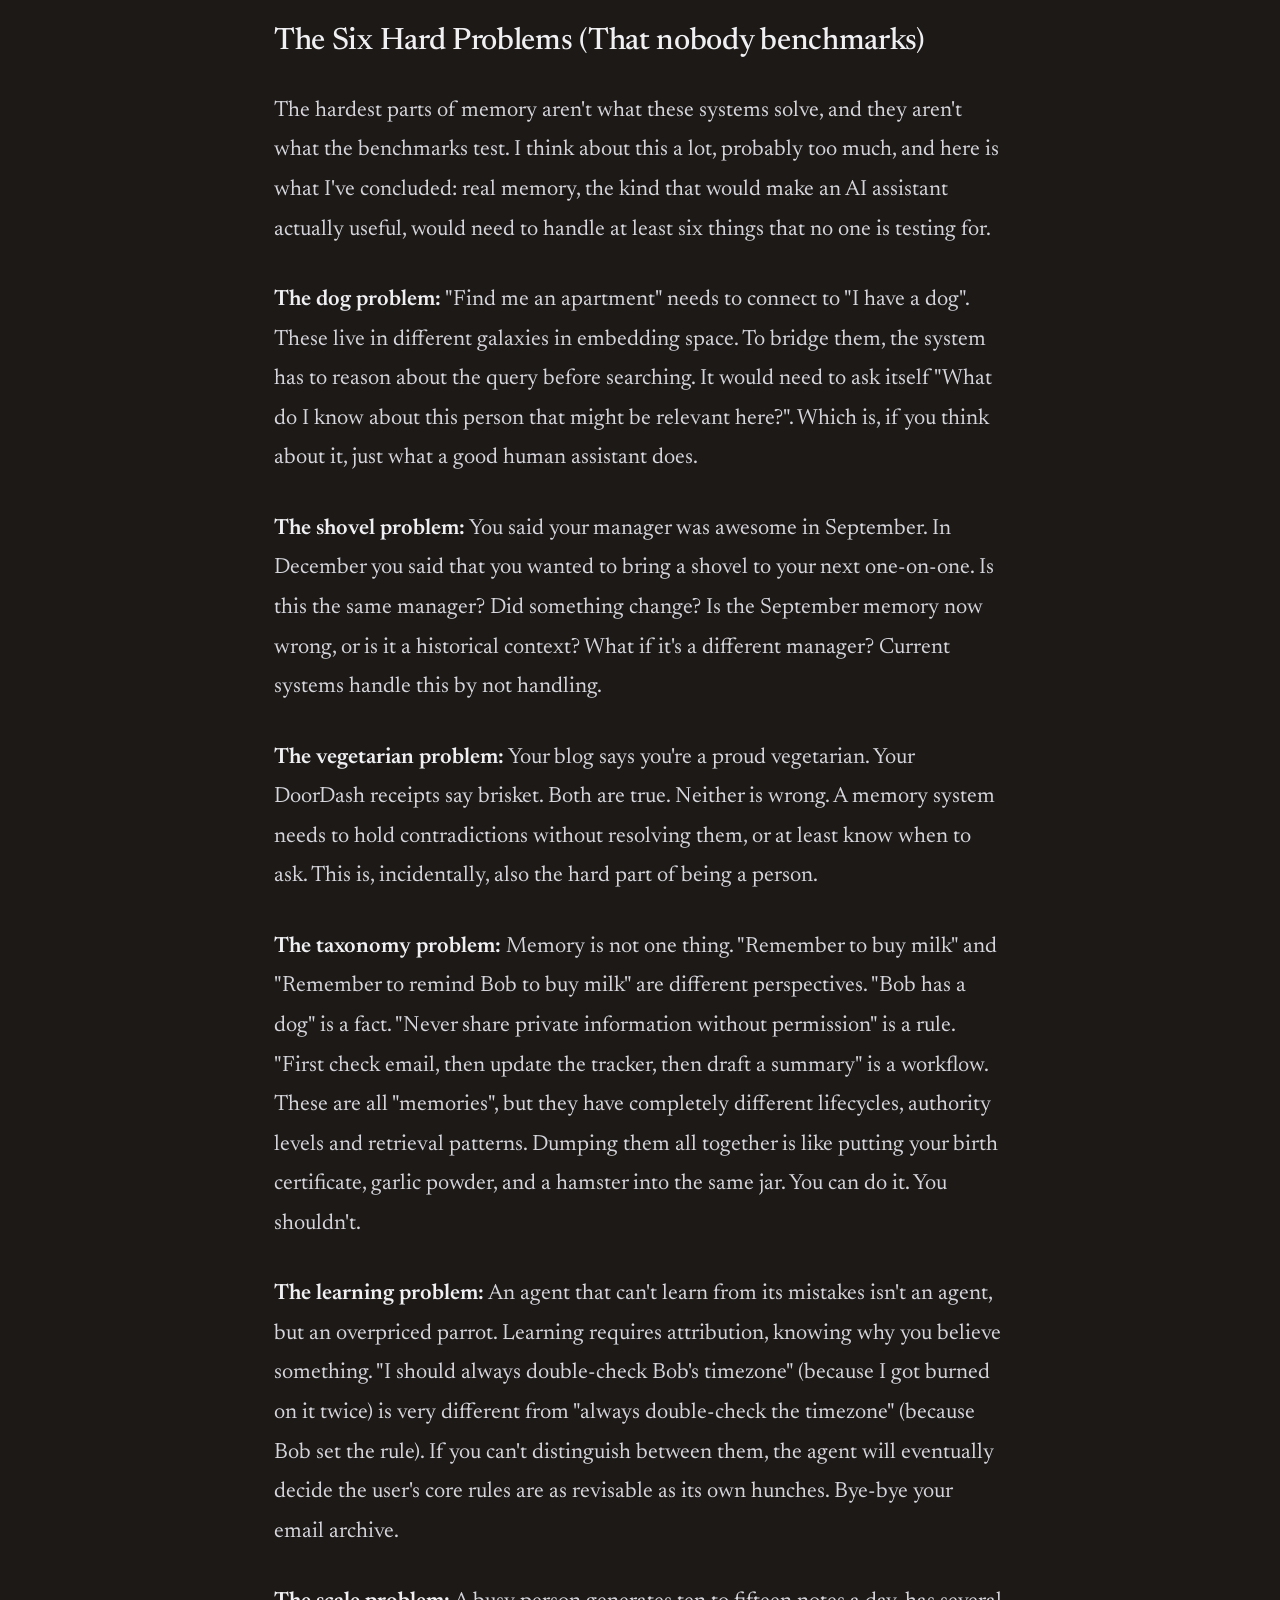
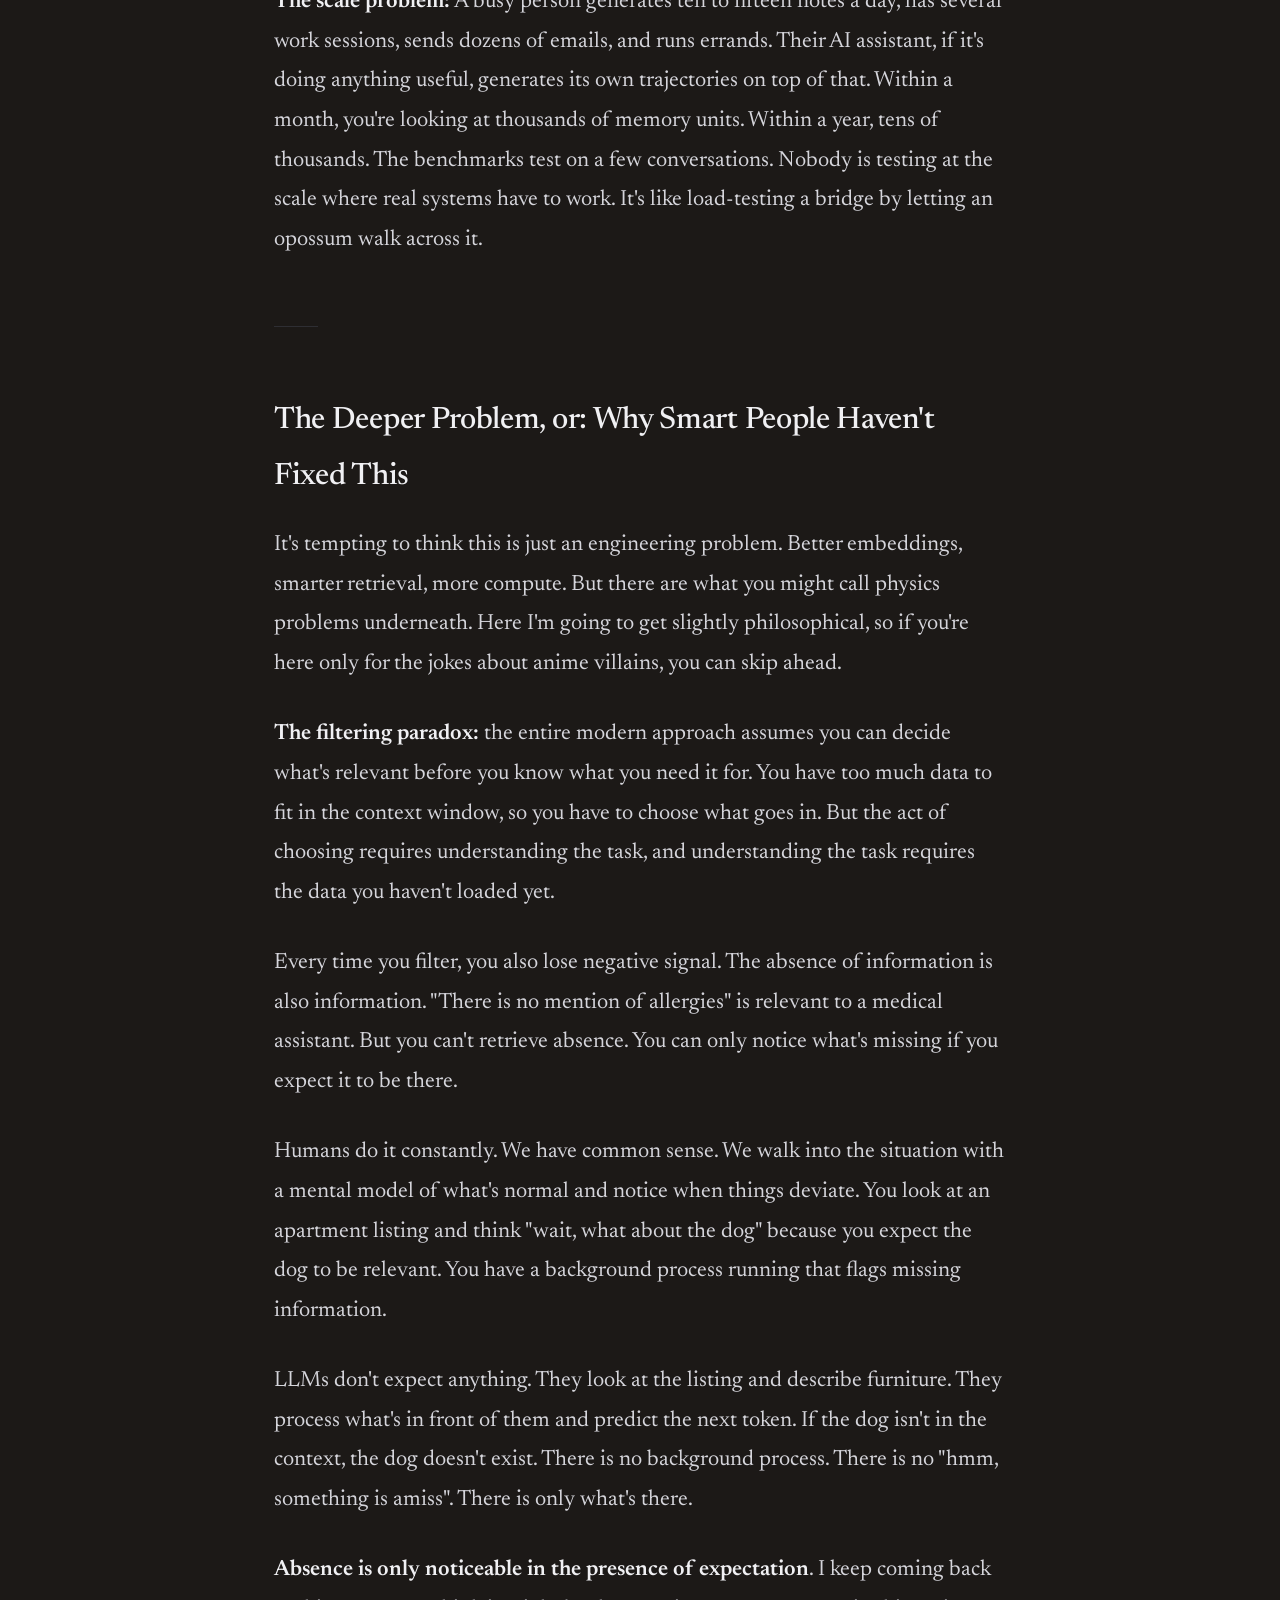
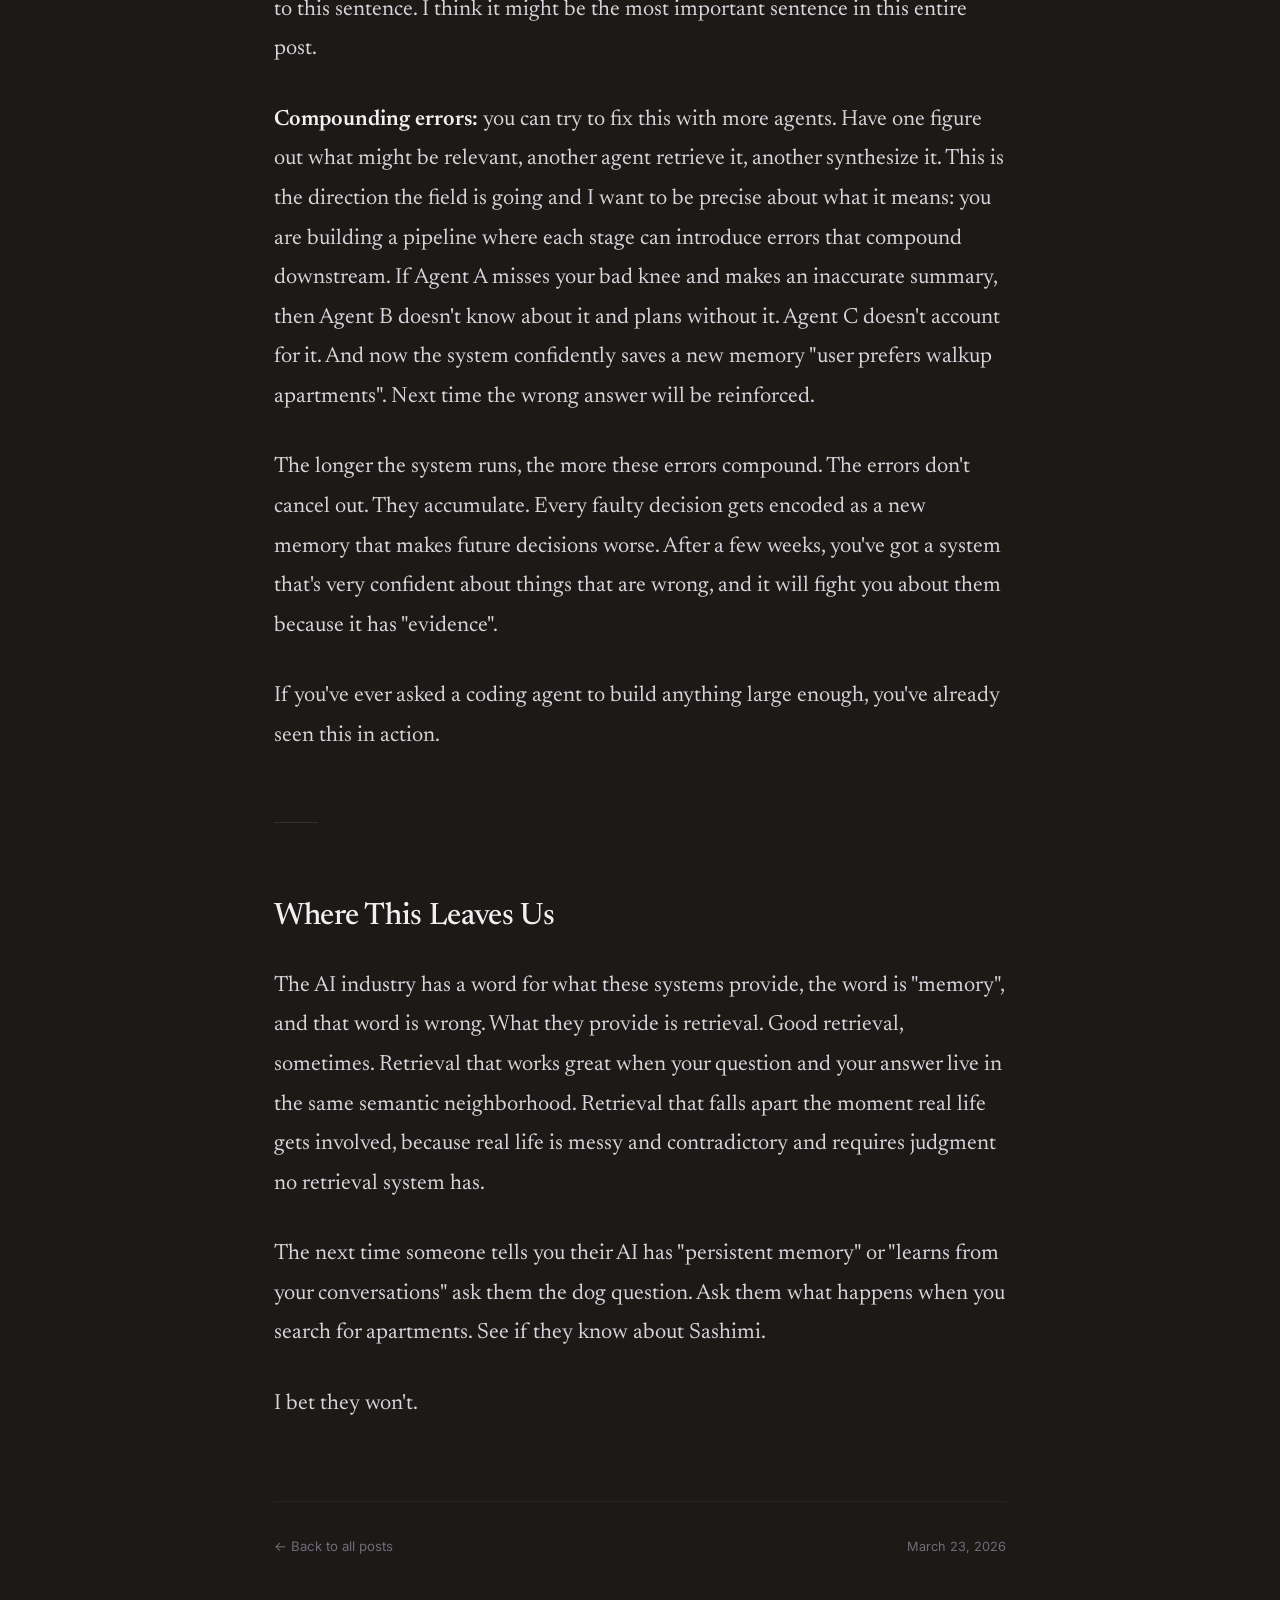
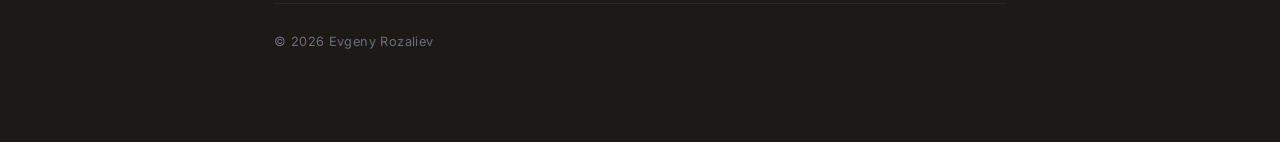
<file: blog/2026/03/23/no-real-memory-systems/index.html>
<!DOCTYPE html>
<html lang="en">
<head>
  <meta charset="UTF-8">
  <meta name="viewport" content="width=device-width, initial-scale=1.0">
  <title>Memory Illusion</title>
  <meta name="description" content="I told my AI about my dog. Then I asked it to find me an apartment. None of them allowed dogs.">

  
<meta property="og:title" content="Memory Illusion">
<meta property="og:description" content="I told my AI about my dog. Then I asked it to find me an apartment. None of them allowed dogs.">
<meta property="og:type" content="article">
<meta property="og:url" content="https://rozaliev.com/blog/2026/03/23/no-real-memory-systems/">
<meta property="og:site_name" content="Evgeny Rozaliev">
<meta name="twitter:card" content="summary">


  <link rel="icon" href="/favicon.svg" type="image/svg+xml">
  <link rel="apple-touch-icon" href="/apple-touch-icon.png">
  <link rel="stylesheet" href="/style.css">
  <link rel="preconnect" href="https://fonts.googleapis.com">
  <link rel="preconnect" href="https://fonts.gstatic.com" crossorigin>
  <link href="https://fonts.googleapis.com/css2?family=Newsreader:ital,opsz,wght@0,6..72,400;0,6..72,500;0,6..72,600;1,6..72,400;1,6..72,500&family=Inter:wght@400;500;600&display=swap" rel="stylesheet">
</head>
<body>

<span class="top-rule" aria-hidden="true"></span>

<div class="page">
  <nav>
    <a href="/" class="nav-home">Evgeny Rozaliev</a>
    <div class="nav-right">
      <a href="/blog">blog</a>
      
      <span class="nav-ext">
        <a href="https://github.com/rozaliev">github</a>
        <a href="https://x.com/rozaliev">twitter</a>
      </span>
    </div>
  </nav>

  
  <div class="post-header">
    <a href="/blog" class="back">&larr; Back to all posts</a>
    <h1>Memory Illusion</h1>
    <div class="meta">
      <span>March 23, 2026</span>
      
    </div>
    
    <div class="post-tags">
      
        <a href="/blog/tags/ai/" class="tag">ai</a>
      
        <a href="/blog/tags/memory/" class="tag">memory</a>
      
        <a href="/blog/tags/hard-reality/" class="tag">hard-reality</a>
      
    </div>
    
  </div>

  <article class="article">
    <p>Last year I decided to see if AI assistants could actually remember things. Not in the way a goldfish remembers things, which is apparently longer than we think, but in the way a human roommate remembers things, which is apparently shorter than we think.</p>
<p>The test was simple. I told my AI assistant about my absolutely real, totally not bogus dog named Sashimi. I mentioned my dog many times. My dog appeared in conversations about my schedule, my notes, my shopping lists. If Big Brother was watching me, he would come away thinking "this man has a dog".</p>
<p>Then I asked the assistant to find me an apartment.</p>
<p>It returned twelve listings. Beautiful listings. Exposed brick, quiet neighborhoods. Well-presented and thoughtfully filtered. None of them allowed dogs.</p>
<p>I sat there for a moment. See, after billions of dollars in investment, a Cambrian explosion of startups, your assistant still can't connect "has a dog" with "looking for an apartment". Your actual roommate, the one leaving passive-aggressive notes about the dishes, would not make this mistake.</p>
<p>I've spent the better part of a year building a personal assistant, which is a thing you do when you're almost a middle-aged engineer who should probably just go for a walk. And "the dog problem" turned out to be a real pain in the ass, not a cute little edge case to sidestep.</p>
<p>So I did what any reasonable person would do. I went looking for papers.</p>
<h2>What "Memory" Means If You're a Computer</h2>
<p>The papers are out there. There are companies. There are benchmarks. There are blog posts with charts. The charts go up and to the right. Everything is very professional.</p>
<p>And when you peel it all back, here's what every memory system actually does:</p>
<ol>
<li>Pulls facts out of your conversations</li>
<li>Stores them as vectors</li>
<li>When you ask something, finds the vectors that look similar</li>
<li>Shoves them into the prompt and prays</li>
</ol>
<p>If this sounds like a RAG, congratulations on your pattern recognition. It is just a RAG.</p>
<p>Except RAG retrieves documents, which is comparatively easy, because when someone asks "what's our refund policy" there's probably a document describing the refund policy. By itself, RAG is fine. It works well for Serious Enterprise Companies.</p>
<p>Memory is different. Memory is when you ask "find me an apartment" and the system remembers to take into account a fifty kilo mammal that eats shoes and stains carpets.</p>
<p>Cosine similarity between "two bedroom apartment downtown" and "I have a Saint Bernard named Sashimi"? Approximately zero. Relevance? Absolute.</p>
<p>Similarity is not relevance. This is the kind of thing that sounds obvious when you say it out loud and yet entire companies have been founded on the assumption that it isn't true.</p>
<h2>Benchmarks Are Fine. The Benchmarks Are Always Fine.</h2>
<p>Now, you'd think that after a few years of this, someone would have built a benchmark that actually tests whether memory systems can do, you know, memory things. You would be surprised.</p>
<p><strong>Locomo</strong> gives the system short, clean, machine-generated conversations, ~16k tokens. That's maybe a slow Tuesday morning for a real assistant. And asks the system to recall facts from them. No contradictions over time, no cross-domain connections.</p>
<p>They are to real human conversations what a store mannequin is to a person. The mannequin is wearing the right clothes and standing in the right place, but if you try to have dinner with it you will be disappointed.</p>
<p><strong>HotPotQA</strong> is even better. It's 113,000 question-answer pairs pulled from the Wiki, where each question requires two paragraphs to answer. In a very dramatic turn of events, in 61% of the questions, only a single paragraph is enough. It also penalizes you for giving a correct answer with extra information. Maybe fun trivia for Saturday night, not the best memory test.</p>
<p>And yet, these are the benchmarks memory systems compete on.</p>
<h2>Meanwhile, in the Comments Section</h2>
<p>Last year, two memory system companies, whose names, <code>Zep</code> and <code>Mem0</code>, sound to me like discarded villains from a cheap mecha anime, got into a public fight. Zep published results showing 84% accuracy on LoCoMo. Mem0 reran the test and said actually it was 58%. Zep fired back and said "actually actually", you can't benchmark properly, it's 75%.</p>
<p>Buried in Zep's response, like a throwaway, was the gem. They admitted that the benchmark itself is basically theater for memory systems. They proposed to use a different benchmark (LongMemEval), which is better in the same way that getting punched in the gut is better than getting punched in the face.</p>
<p>You can dive into their drama if you want to <a href="https://github.com/getzep/zep-papers/issues/5">here</a> and <a href="https://blog.getzep.com/lies-damn-lies-statistics-is-mem0-really-sota-in-agent-memory/">here</a>.</p>
<p>Here's my favorite part that usually gets ignored: Mem0 showed in their own benchmarks that their own system and Zep's get outperformed by just dumping the entire conversation into the context window. No memory system at all. Just "here's everything, go figure it out". And that did better.</p>
<p>The naive approach beat the systems specifically engineered to be smarter than it.</p>
<h2>The Six Hard Problems (That nobody benchmarks)</h2>
<p>The hardest parts of memory aren't what these systems solve, and they aren't what the benchmarks test. I think about this a lot, probably too much, and here is what I've concluded: real memory, the kind that would make an AI assistant actually useful, would need to handle at least six things that no one is testing for.</p>
<p><strong>The dog problem:</strong> "Find me an apartment" needs to connect to "I have a dog". These live in different galaxies in embedding space. To bridge them, the system has to reason about the query before searching. It would need to ask itself "What do I know about this person that might be relevant here?". Which is, if you think about it, just what a good human assistant does.</p>
<p><strong>The shovel problem:</strong> You said your manager was awesome in September. In December you said that you wanted to bring a shovel to your next one-on-one. Is this the same manager? Did something change? Is the September memory now wrong, or is it a historical context? What if it's a different manager? Current systems handle this by not handling.</p>
<p><strong>The vegetarian problem:</strong> Your blog says you're a proud vegetarian. Your DoorDash receipts say brisket. Both are true. Neither is wrong. A memory system needs to hold contradictions without resolving them, or at least know when to ask. This is, incidentally, also the hard part of being a person.</p>
<p><strong>The taxonomy problem:</strong> Memory is not one thing. "Remember to buy milk" and "Remember to remind Bob to buy milk" are different perspectives. "Bob has a dog" is a fact. "Never share private information without permission" is a rule. "First check email, then update the tracker, then draft a summary" is a workflow. These are all "memories", but they have completely different lifecycles, authority levels and retrieval patterns. Dumping them all together is like putting your birth certificate, garlic powder, and a hamster into the same jar. You can do it. You shouldn't.</p>
<p><strong>The learning problem:</strong> An agent that can't learn from its mistakes isn't an agent, but an overpriced parrot. Learning requires attribution, knowing why you believe something. "I should always double-check Bob's timezone" (because I got burned on it twice) is very different from "always double-check the timezone" (because Bob set the rule). If you can't distinguish between them, the agent will eventually decide the user's core rules are as revisable as its own hunches. Bye-bye your email archive.</p>
<p><strong>The scale problem:</strong> A busy person generates ten to fifteen notes a day, has several work sessions, sends dozens of emails, and runs errands. Their AI assistant, if it's doing anything useful, generates its own trajectories on top of that. Within a month, you're looking at thousands of memory units. Within a year, tens of thousands. The benchmarks test on a few conversations. Nobody is testing at the scale where real systems have to work. It's like load-testing a bridge by letting an opossum walk across it.</p>
<h2>The Deeper Problem, or: Why Smart People Haven't Fixed This</h2>
<p>It's tempting to think this is just an engineering problem. Better embeddings, smarter retrieval, more compute. But there are what you might call physics problems underneath. Here I'm going to get slightly philosophical, so if you're here only for the jokes about anime villains, you can skip ahead.</p>
<p><strong>The filtering paradox:</strong> the entire modern approach assumes you can decide what's relevant before you know what you need it for. You have too much data to fit in the context window, so you have to choose what goes in. But the act of choosing requires understanding the task, and understanding the task requires the data you haven't loaded yet.</p>
<p>Every time you filter, you also lose negative signal. The absence of information is also information. "There is no mention of allergies" is relevant to a medical assistant. But you can't retrieve absence. You can only notice what's missing if you expect it to be there.</p>
<p>Humans do it constantly. We have common sense. We walk into the situation with a mental model of what's normal and notice when things deviate. You look at an apartment listing and think "wait, what about the dog" because you expect the dog to be relevant. You have a background process running that flags missing information.</p>
<p>LLMs don't expect anything. They look at the listing and describe furniture. They process what's in front of them and predict the next token. If the dog isn't in the context, the dog doesn't exist. There is no background process. There is no "hmm, something is amiss". There is only what's there.</p>
<p><strong>Absence is only noticeable in the presence of expectation</strong>. I keep coming back to this sentence. I think it might be the most important sentence in this entire post.</p>
<p><strong>Compounding errors:</strong> you can try to fix this with more agents. Have one figure out what might be relevant, another agent retrieve it, another synthesize it. This is the direction the field is going and I want to be precise about what it means: you are building a pipeline where each stage can introduce errors that compound downstream. If Agent A misses your bad knee and makes an inaccurate summary, then Agent B doesn't know about it and plans without it. Agent C doesn't account for it. And now the system confidently saves a new memory "user prefers walkup apartments". Next time the wrong answer will be reinforced.</p>
<p>The longer the system runs, the more these errors compound. The errors don't cancel out. They accumulate. Every faulty decision gets encoded as a new memory that makes future decisions worse. After a few weeks, you've got a system that's very confident about things that are wrong, and it will fight you about them because it has "evidence".</p>
<p>If you've ever asked a coding agent to build anything large enough, you've already seen this in action.</p>
<h2>Where This Leaves Us</h2>
<p>The AI industry has a word for what these systems provide, the word is "memory", and that word is wrong. What they provide is retrieval. Good retrieval, sometimes. Retrieval that works great when your question and your answer live in the same semantic neighborhood. Retrieval that falls apart the moment real life gets involved, because real life is messy and contradictory and requires judgment no retrieval system has.</p>
<p>The next time someone tells you their AI has "persistent memory" or "learns from your conversations" ask them the dog question. Ask them what happens when you search for apartments. See if they know about Sashimi.</p>
<p>I bet they won't.</p>

  </article>

  <div class="post-footer">
    <a href="/blog" class="back">&larr; Back to all posts</a>
    <span class="date">March 23, 2026</span>
  </div>


  <footer>
    <div class="footer-left">
      <span>&copy; 2026 Evgeny Rozaliev</span>
    </div>
    <div class="footer-right">
    </div>
  </footer>
</div>


<script data-goatcounter="https://erz.goatcounter.com/count" async src="//gc.zgo.at/count.js"></script>

</body>
</html>
</file>
<file: style.css>
/* ── Base ─────────────────────────────────────────── */

*,
*::before,
*::after {
  margin: 0;
  padding: 0;
  box-sizing: border-box;
}

::selection {
  background: rgba(232, 131, 159, 0.3);
  color: #fff;
  text-decoration: underline dotted
}

:root {
  --bg: #1c1917;
  --surface: #1b1b1f;
  --text: #d5d5db;
  --bright: #f0f0f3;
  --mid: #a0a0ab;
  --dim: #6d6d78;
  --rule: #252529;
  --rule-light: #2e2e33;
  --pink: #e8839f;
  --pink-hover: #f4a5be;
  --pink-bg: rgba(232, 131, 159, 0.06);
  --pink-rule: rgba(232, 131, 159, 0.25);
}

html {
  font-size: 22px;
  hanging-punctuation: first last;
}

body {
  font-family: 'Newsreader', Georgia, 'Times New Roman', serif;
  background: var(--bg);
  color: var(--text);
  line-height: 1.8;
  -webkit-font-smoothing: antialiased;
}

a {
  color: inherit;
  text-decoration: none;
}

/* ── Top accent rule ─────────────────────────────── */

.top-rule {
  display: block;
  width: 100%;
  height: 2px;
  background: linear-gradient(90deg,
      transparent 0%,
      var(--pink) 30%,
      var(--pink) 70%,
      transparent 100%);
  opacity: 0.45;
}

/* ── Page container ──────────────────────────────── */

.page {
  max-width: 820px;
  margin: 0 auto;
  padding: 2rem 2rem 4rem;
  min-height: 100vh;
  display: flex;
  flex-direction: column;
}

/* ── Nav ─────────────────────────────────────────── */

nav {
  display: flex;
  justify-content: space-between;
  align-items: baseline;
  margin-bottom: 2.5rem;
  font-family: 'Inter', system-ui, sans-serif;
  font-size: 0.68rem;
  padding-bottom: 1.2rem;
  border-bottom: 1px solid var(--rule);
}

.nav-home {
  font-weight: 500;
  color: var(--bright);
  letter-spacing: 0.05em;
}

.nav-right {
  display: flex;
  gap: 1rem;
}

.nav-right a {
  color: var(--dim);
  transition: color 0.2s;
  position: relative;
}

.nav-right a::after {
  content: '';
  position: absolute;
  bottom: -3px;
  left: 0;
  right: 0;
  height: 1px;
  background: var(--pink);
  transform: scaleX(0);
  transform-origin: right;
  transition: transform 0.3s ease;
}

.nav-right a:hover {
  color: var(--text);
}

.nav-right a:hover::after {
  transform: scaleX(1);
  transform-origin: left;
}


.nav-ext {
  padding-right: 1rem;
  border-left: 1px solid var(--rule);
}

.nav-ext a {
  margin-left: 1rem;
}


/* ── Header / intro ──────────────────────────────── */

header {
  margin-bottom: 2.8rem;
  border-left: 2px solid var(--pink);
  padding-left: 1.2rem;
}

header p {
  font-size: 0.9rem;
  color: var(--mid);
  line-height: 1.75;
  font-weight: 400;
}

header h1 {
  font-size: 1.5rem;
}

/* ── Shared section header ───────────────────────── */

.section-head {
  display: flex;
  justify-content: space-between;
  align-items: baseline;
  margin-bottom: 0.6rem;
}

.section-head h2 {
  font-family: 'Inter', system-ui, sans-serif;
  font-size: 0.95rem;
  font-weight: 600;
  color: var(--bright);
  letter-spacing: -0.01em;
}

.section-link {
  font-family: 'Inter', system-ui, sans-serif;
  font-size: 0.6rem;
  color: var(--dim);
  letter-spacing: 0.03em;
  transition: color 0.2s;
}

.section-link:hover {
  color: var(--pink);
}

/* ── Posts ────────────────────────────────────────── */

.posts {
  margin-bottom: 3rem;
}

.post {
  display: block;
  padding: 0.75rem 0 0.75rem 1rem;
  border-bottom: 1px solid var(--rule);
  position: relative;
  transition: background 0.25s;
}

.post::before {
  content: '';
  position: absolute;
  left: 0;
  top: 0.75rem;
  bottom: 0.75rem;
  width: 2px;
  background: transparent;
  transition: background 0.25s;
}

.post:first-of-type {
  border-top: 1px solid var(--rule);
}

.post:hover {
  background: var(--pink-bg);
}

.post:hover::before {
  background: var(--pink);
}

.post-row {
  display: flex;
  align-items: baseline;
  gap: 0.8rem;
}

.post time {
  font-family: 'Inter', system-ui, sans-serif;
  font-size: 0.58rem;
  color: var(--dim);
  letter-spacing: 0.03em;
  min-width: 3rem;
  flex-shrink: 0;
}

.post-title {
  font-size: 1rem;
  font-weight: 400;
  color: var(--bright);
  line-height: 1.4;
  transition: color 0.2s;
  flex: 1;
  min-width: 0;
}

.post .post-title:hover {
  color: var(--pink-hover);
}

.post-tags {
  display: flex;
  gap: 0.3rem;
  flex-shrink: 0;
  padding-right: 1rem;
}

.tag {
  font-family: 'Inter', system-ui, sans-serif;
  font-size: 0.5rem;
  font-weight: 500;
  text-transform: uppercase;
  letter-spacing: 0.06em;
  color: var(--pink);
  border: 1px solid var(--pink-rule);
  padding: 0.1rem 0.45rem;
  border-radius: 3px;
  transition: background 0.2s, border-color 0.2s;
}

.tag:hover {
  background: var(--pink-bg);
  border-color: rgba(232, 131, 159, 0.35);
}

.post .tag {
  font-size: 0.45rem;
}


.post-preview {
  display: block;
  font-size: 0.72rem;
  color: var(--mid);
  line-height: 1.6;
  margin-top: 0.2rem;
  padding-left: 3.8rem;
  font-weight: 400;
}

/* ── Projects ────────────────────────────────────── */

.projects-section {
  margin-bottom: 3rem;
}

.project-grid {
  display: grid;
  grid-template-columns: 1fr 1fr;
  gap: 1px;
  border: 1px dashed var(--pink);
  background: var(--rule);
  border-radius: 4px;
  overflow: hidden;
}

.project-card {
  display: flex;
  flex-direction: column;
  gap: 0.3rem;
  padding: 1rem 1.1rem;
  background: var(--bg);
  transition: background 0.25s;
}

.project-card:hover {
  background: var(--surface);
}

.project-name {
  font-family: 'Inter', system-ui, sans-serif;
  font-size: 0.78rem;
  font-weight: 600;
  color: var(--bright);
  transition: color 0.2s;
}

.project-card:hover .project-name {
  color: var(--pink);
}

.project-desc {
  font-size: 0.68rem;
  color: var(--mid);
  line-height: 1.55;
}

.project-lang {
  font-family: 'Inter', system-ui, sans-serif;
  font-size: 0.5rem;
  color: var(--dim);
  text-transform: uppercase;
  letter-spacing: 0.08em;
  margin-top: 0.15rem;
}

/* ── Footer ──────────────────────────────────────── */

footer {
  margin-top: 2rem;
  padding-top: 1.2rem;
  border-top: 1px solid var(--rule);
  display: flex;
  justify-content: space-between;
  font-family: 'Inter', system-ui, sans-serif;
  font-size: 0.58rem;
  color: var(--dim);
  letter-spacing: 0.03em;
}

.footer-right {
  display: flex;
  gap: 1.2rem;
}

footer a {
  color: var(--dim);
  transition: color 0.2s;
}

footer a:hover {
  color: var(--text);
}

/* ══════════════════════════════════════════════════
   POST PAGE
   ══════════════════════════════════════════════════ */

.post-header {
  margin-bottom: 3rem;
}

.post-header .back {
  font-family: 'Inter', system-ui, sans-serif;
  font-size: 0.6rem;
  color: var(--dim);
  letter-spacing: 0.04em;
  display: inline-flex;
  align-items: center;
  gap: 0.4rem;
  margin-bottom: 2rem;
  transition: color 0.2s, gap 0.3s;
}

.post-header .back:hover {
  color: var(--pink);
  gap: 0.65rem;
}

.post-header h1 {
  font-family: 'Newsreader', Georgia, serif;
  font-size: 2.2rem;
  font-weight: 400;
  color: var(--bright);
  line-height: 1.25;
  letter-spacing: -0.02em;
  margin-bottom: 1rem;
}

.post-header .meta {
  font-family: 'Inter', system-ui, sans-serif;
  font-size: 0.6rem;
  color: var(--dim);
  letter-spacing: 0.04em;
  display: flex;
  align-items: center;
  gap: 0.8rem;
}

.post-header .meta-sep {
  width: 3px;
  height: 3px;
  border-radius: 50%;
  background: var(--dim);
  display: inline-block;
}

.post-header .post-tags {
  margin-top: 0.8rem;
}

.post-header .tag {
  color: var(--dim);
  border-color: var(--rule-light);
}

/* ── Drop cap ────────────────────────────────────── */

.article>p:first-child::first-letter {
  font-size: 3.4em;
  float: left;
  line-height: 0.75;
  margin-right: 0.08em;
  margin-top: 0.08em;
  color: var(--pink);
  font-weight: 500;
}

/* ── Article body ────────────────────────────────── */

.article {
  flex: 1;
}

.article p {
  margin-bottom: 1.4rem;
  font-weight: 400;
  color: var(--text);
}

.article p:last-child {
  margin-bottom: 0;
}

.article strong {
  font-weight: 600;
  color: var(--bright);
}

.article em {
  font-style: italic;
  font-weight: 600;
}

/* ── Fancy link underlines ───────────────────────── */

.article a {
  color: var(--pink);
  text-decoration: none;
  background-image:
    linear-gradient(var(--pink-rule), var(--pink-rule)),
    linear-gradient(var(--pink), var(--pink));
  background-size: 100% 1px, 0% 1px;
  background-position: left bottom, left bottom;
  background-repeat: no-repeat;
  padding-bottom: 2px;
  transition: background-size 0.4s ease, color 0.2s;
}

.article a:hover {
  color: var(--pink-hover);
  background-size: 0% 1px, 100% 1px;
}

.article h2 {
  font-family: 'Newsreader', Georgia, serif;
  font-size: 1.4rem;
  font-weight: 500;
  color: var(--bright);
  margin: 3rem 0 1rem;
  letter-spacing: -0.01em;
}

.article h2::before {
  content: '';
  display: block;
  width: 2rem;
  height: 1px;
  background: var(--rule-light);
  margin-bottom: 3rem;
}

.article h3 {
  font-family: 'Newsreader', Georgia, serif;
  font-size: 1.15rem;
  font-weight: 500;
  color: var(--bright);
  margin: 2rem 0 0.8rem;
  letter-spacing: -0.01em;
}

.article blockquote {
  border-left: 2px solid var(--pink);
  padding: 0.6rem 0 0.6rem 1.3rem;
  margin: 2rem 0;
  background: var(--pink-bg);
  border-radius: 0 4px 4px 0;
}

.article blockquote p {
  margin-bottom: 0;
  color: var(--text);
  font-style: italic;
  font-size: 1.05rem;
}

.article pre {
  background: #101013;
  border: 1px dashed var(--pink);
  border-left: 3px solid var(--pink);
  border-radius: 3px;
  padding: 1.2rem 1.4rem;
  margin: 2rem 0;
  overflow-x: auto;
  font-size: 0.72rem;
  line-height: 1.8;
}

.article code {
  font-family: 'SF Mono', 'Cascadia Code', 'Source Code Pro', Menlo, monospace;
  font-size: 0.8em;
}

.article p code {
  background: rgba(255, 255, 255, 0.06);
  padding: 0.12em 0.45em;
  border-radius: 3px;
  color: var(--bright);
}

.article pre code {
  background: none;
  border: none;
  padding: 0;
  border-radius: 0;
  color: var(--text);
}

.article hr {
  border: none;
  text-align: center;
  margin: 3rem 0;
  color: var(--dim);
}

.article hr::before {
  content: '* * *';
  font-size: 0.7rem;
  letter-spacing: 0.5em;
}

.article ul,
.article ol {
  margin: 1.4rem 0;
  padding-left: 1.5rem;
}

.article li {
  margin-bottom: 0.4rem;
  font-weight: 400;
  color: var(--text);
  padding-left: 0.3rem;
}

.article li::marker {
  color: var(--pink);
  font-size: 0.85em;
}

/* ── Aside / note ────────────────────────────────── */

.article aside {
  font-family: 'Inter', system-ui, sans-serif;
  font-size: 0.62rem;
  line-height: 1.7;
  color: var(--mid);
  border-top: 1px solid var(--rule);
  border-bottom: 1px solid var(--rule);
  padding: 0.8rem 0;
  margin: 2rem 0;
  letter-spacing: 0.01em;
}

.article aside strong {
  color: var(--text);
  font-weight: 500;
  font-size: 0.58rem;
  text-transform: uppercase;
  letter-spacing: 0.1em;
  display: block;
  margin-bottom: 0.3rem;
}

/* ── Collapsible aside ──────────────────────────── */

.article details.aside-collapsible {
  font-family: 'Inter', system-ui, sans-serif;
  font-size: 0.62rem;
  line-height: 1.7;
  color: var(--mid);
  border-left: 2px solid var(--pink);
  padding: 0.6rem 0 0.6rem 1.2rem;
  margin: 2rem 0;
  letter-spacing: 0.01em;
}

.article details.aside-collapsible summary {
  cursor: pointer;
  color: var(--text);
  font-weight: 500;
  font-size: 0.58rem;
  text-transform: uppercase;
  letter-spacing: 0.1em;
  list-style: none;
  user-select: none;
}

.article details.aside-collapsible summary::-webkit-details-marker {
  display: none;
}

.article details.aside-collapsible summary::before {
  content: '▸ ';
  color: var(--pink);
}

.article details[open].aside-collapsible summary::before {
  content: '▾ ';
}

.article .aside-collapsible-body {
  margin-top: 0.6rem;
}

.article .aside-collapsible-body p {
  margin-bottom: 0.6rem;
  font-size: inherit;
  color: inherit;
}

.article .aside-collapsible-body p:last-child {
  margin-bottom: 0;
}

/* ── Post footer ─────────────────────────────────── */

.post-footer {
  margin-top: 3.5rem;
  padding-top: 1.5rem;
  border-top: 1px solid var(--rule);
  display: flex;
  justify-content: space-between;
  align-items: baseline;
}

.post-footer .back {
  font-family: 'Inter', system-ui, sans-serif;
  font-size: 0.6rem;
  color: var(--dim);
  display: inline-flex;
  align-items: center;
  gap: 0.4rem;
  transition: color 0.2s, gap 0.3s;
}

.post-footer .back:hover {
  color: var(--pink);
  gap: 0.65rem;
}

.post-footer .date {
  font-family: 'Inter', system-ui, sans-serif;
  font-size: 0.58rem;
  color: var(--dim);
}

/* ── Small screens ───────────────────────────────── */

@media (max-width: 600px) {
  html {
    font-size: 20px;
  }

  .page {
    padding: 1.5rem 1.25rem 3rem;
  }

  nav {
    margin-bottom: 2rem;
  }

  header {
    margin-bottom: 2rem;
  }

  .post-row {
    flex-wrap: wrap;
  }

  .post-tags {
    flex-basis: 100%;
    margin-top: 0.2rem;
    padding-left: 3.8rem;
  }

  .post-preview {
    padding-left: 3.8rem;
  }

  .project-grid {
    grid-template-columns: 1fr;
  }

  .post-header h1 {
    font-size: 1.7rem;
  }

  .article>p:first-child::first-letter {
    font-size: 3em;
  }

  .post-footer {
    flex-direction: column;
    gap: 0.5rem;
  }
}
</file>
